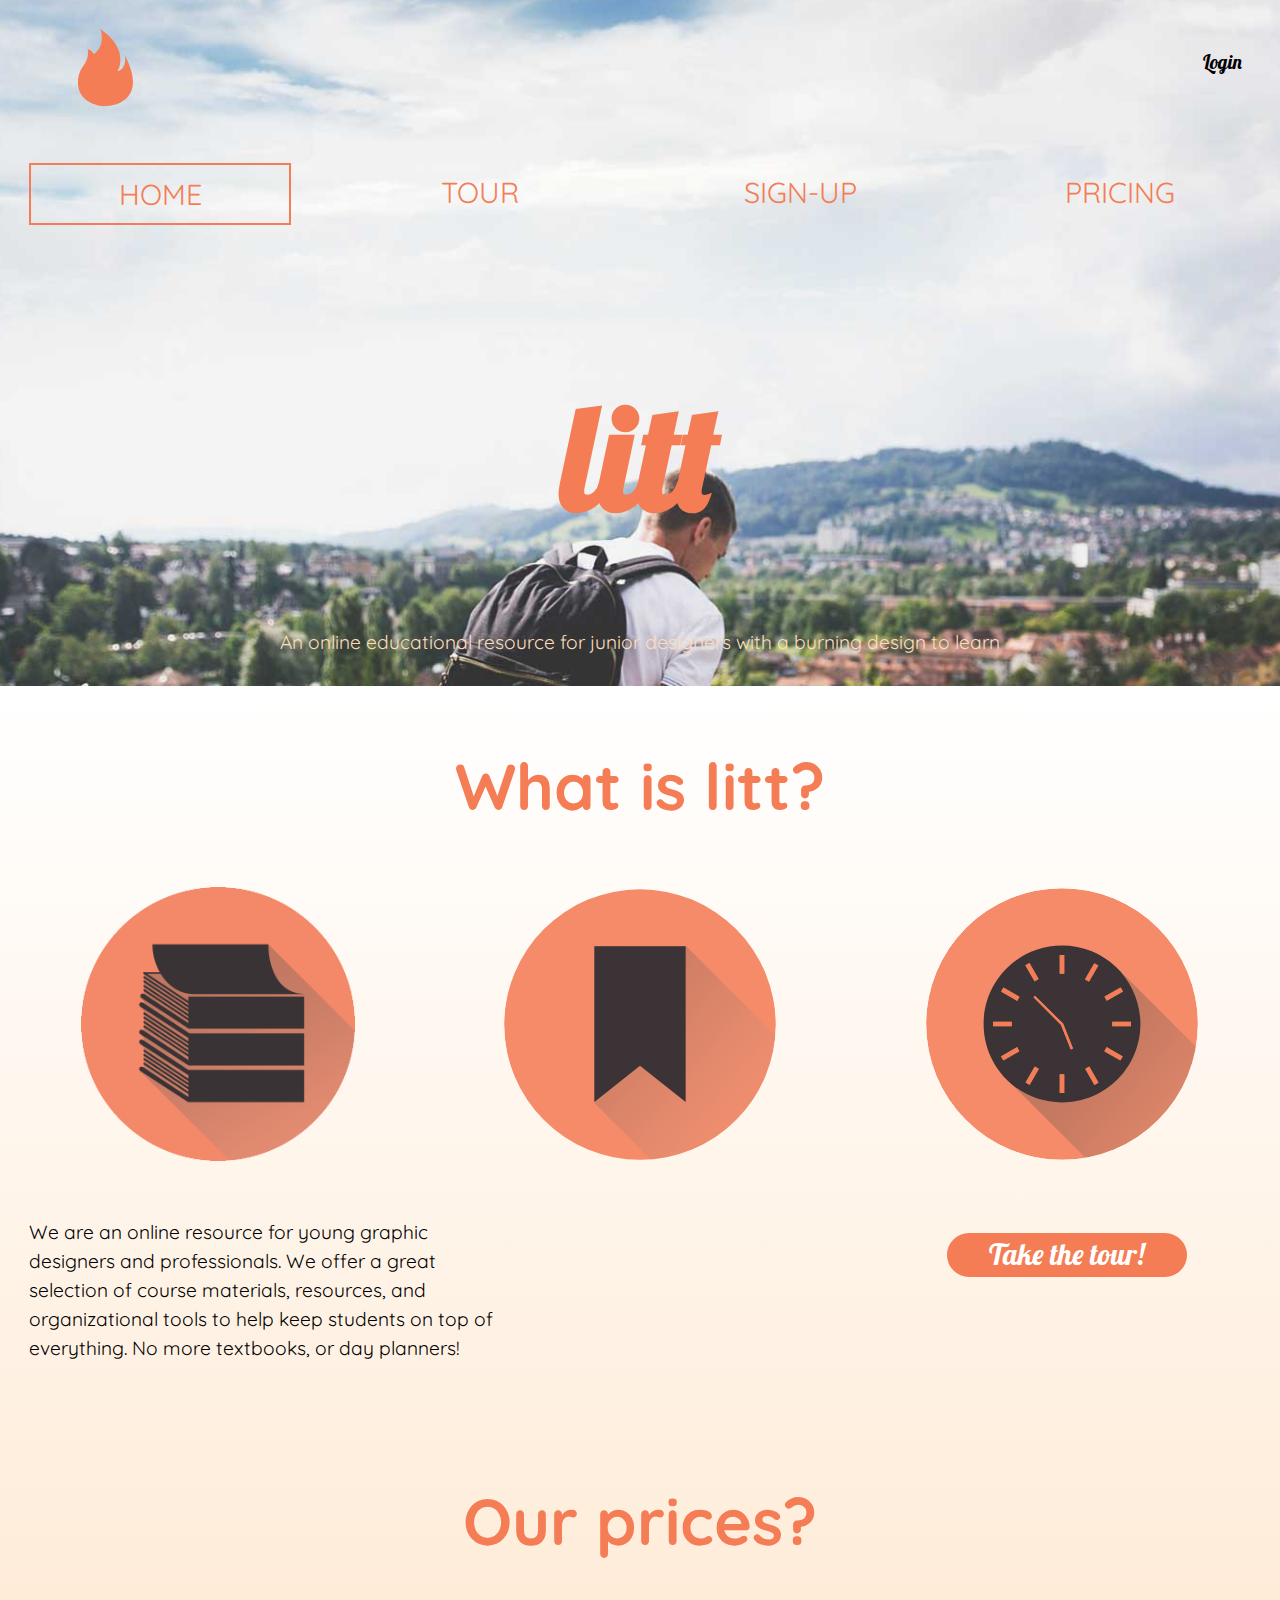
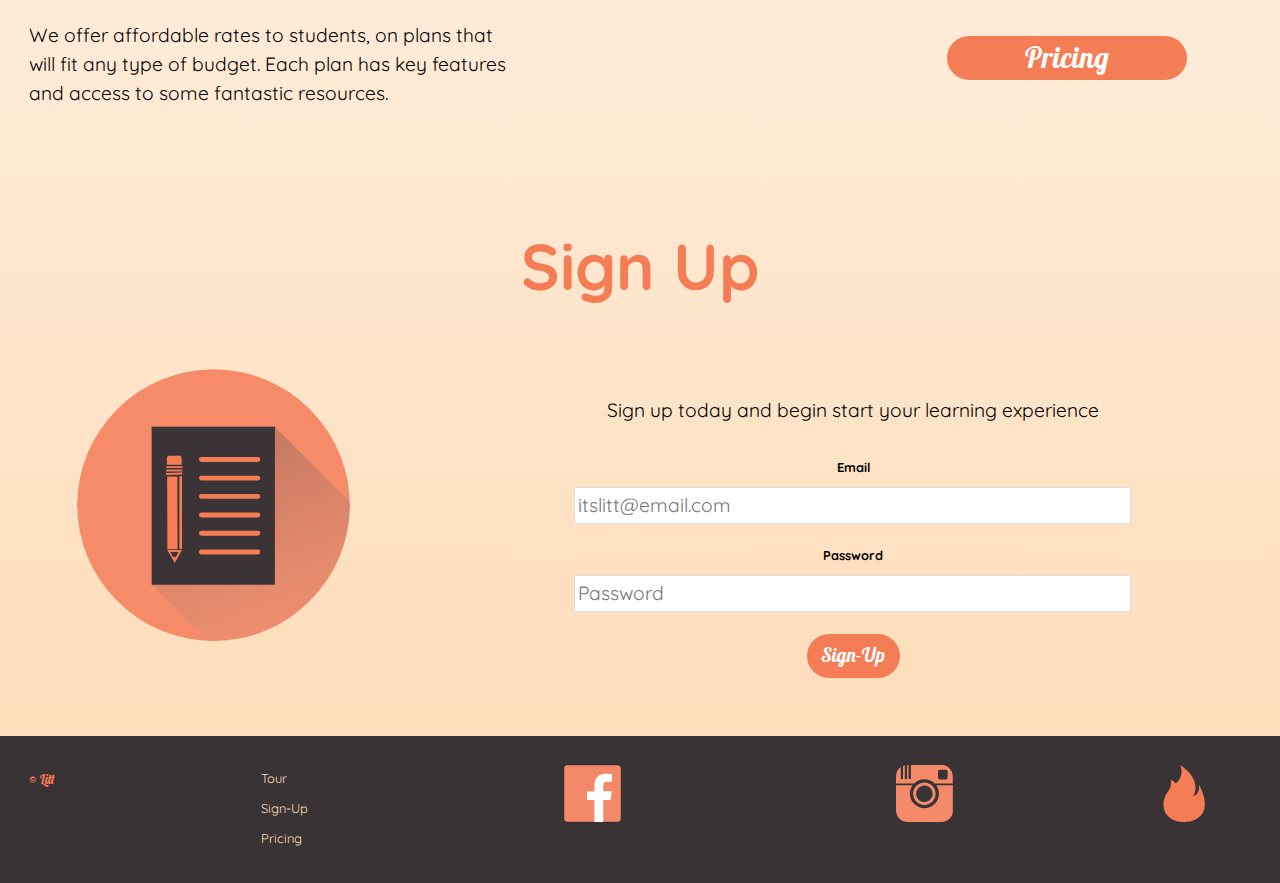
<file: index.html>
<!DOCTYPE html>
<html lang="en-ca">
<head>
  <meta charset="utf-8">
  <title>Litt</title>
  <meta name="handheldfriendly" content="true">
  <meta name="mobileoptimized" content="240">
  <meta name="viewport" content="width=device-width,initial-scale=1">
  <link href="css/modules.css" rel="stylesheet">
  <link href="css/grids.css" rel="stylesheet">
  <link href="css/typography.css" rel="stylesheet">
  <link href="css/main.css" rel="stylesheet">
  <link href="https://fonts.googleapis.com/css?family=Lobster|Quicksand" rel="stylesheet" type="text/css">
</head>

<body>
<div class="back-img">
  <div class="grid">
    <div class="unit unit-xs-1 unit-m-1-6">
      <img class="logo push pad-top pad-bottom" src="img/logo.svg" alt="Litt">
    </div>
    <div class="login unit unit-xs-1 unit-m-5-6 push">
      <a class="lobster valign-middle login-btn" href="">Login</a>
    </div>
  </div>

  <ul class="skip-links">
    <li><a href="#main">Jump to Main Content</a></li>
    <li><a href="#content-info">Jump to Content Info</a></li>
  </ul>

  <nav role="navigation" class="nav pad-top pad-bottom">
    <ul class="grid navbar list-group">
      <li class="gutter unit unit-xs-1 unit-s-1 unit-m-1-4 unit-l-1-4"><a class="navhover current quicksand text-upper mega island-1-2" href="index.html">Home</a></li>
      <li class="gutter unit unit-xs-1 unit-s-1 unit-m-1-4 unit-l-1-4"><a class="navhover quicksand text-upper mega island-1-2" href="tour.html">Tour</a></li>
      <li class="gutter unit unit-xs-1 unit-s-1 unit-m-1-4 unit-l-1-4"><a class="navhover quicksand text-upper mega island-1-2" href="signup.html">Sign-Up</a></li>
      <li class="gutter unit unit-xs-1 unit-s-1 unit-m-1-4 unit-l-1-4"><a class="navhover mega quicksand text-upper island-1-2" href="pricing.html">Pricing</a></li>
    </ul>
  </nav>

  <div  role="banner" class="grid">
    <div class="unit unit-xs-1 island-double">
      <h1 class="lobster orange text-center pad-top-double">litt</h1>
    </div>
    <div class="gutter unit unit-xs-1">
      <p class="quicksand lighttone kilo text-center gutter-1-4">An online educational resource for junior designers with a burning design to learn<p>
    </div>
  </div>
</div>

<div class="gradient">
  <div class="grid">

      <div class="pad-top-double push unit unit-xs-1" id="main">
        <h2 class="orange quicksand tera bold text-center unit-xs-1">What is litt?</h2>
      </div>

      <div class="unit unit-xs-1 unit-l-1">
        <div class="grid push-double gutter-1-4">
          <div class="unit unit-xs-1-3 unit-s-1-3 unit-m-1-3 unit-l-1-3">
             <img class="bucket graphic gutter-1-4" src="img/icon-01.png" alt="">
          </div>
          <div class="unit unit-xs-1-3 unit-s-1-3 unit-m-1-3 unit-l-1-3">
             <img class="bucket graphic gutter-1-4" src="img/icon-02.svg" alt="">
          </div>
          <div class="unit unit-xs-1-3 unit-s-1-3 unit-m-1-3 unit-l-1-3">
             <img class="bucket graphic gutter-1-4" src="img/icon-03.svg" alt="">
          </div>
        </div>
      </div>

      <div class="kilo pad-bottom unit unit-xs-1 unit-s-1 unit-m-2-3 unit-l-2-3 gutter">
        <p class="quicksand pwidth">We are an online resource for young graphic designers and professionals. We offer a great selection of course materials, resources, and organizational tools to help keep students on top of everything. No more textbooks, or day planners!</p>
      </div>

      <div class="push-double unit unit-xs-1 unit-s-1 unit-m-1-3 text-center island-1-2 unit-l-1-3">
        <a href="signup.html" class="btn"><p class="lobster mega push-none">Take the tour!</p></a>
      </div>

  </div>

  <div class="grid">
    <div class="pad-top-double push unit unit-xs-1">
      <h2 class="quicksand tera text-center unit-xs-1">Our prices?</h2>
    </div>
    <div class="kilo pad-bottom unit unit-xs-1 unit-s-1 unit-m-2-3 unit-l-2-3 gutter">
      <p class="quicksand pwidth">We offer affordable rates to students, on plans that will fit any type of budget. Each plan has key features and access to some fantastic resources.</p>
    </div>
    <div class="push-double unit unit-xs-1 unit-s-1 unit-m-1-3 text-center island-1-2 unit-l-1-3">
      <a href="pricing.html" class="btn"><p class="lobster mega push-none">Pricing</p></a>
    </div>
  </div>

  <div class="grid pad-bottom-double">
    <div class="pad-top-double push unit unit-xs-1">
      <h2 class="quicksand tera text-center unit-xs-1">Sign Up</h2>
    </div>
    <div class="content-right unit unit-xs-1 unit-s-1 unit-m-1-3">
      <img class="bucket graphic gutter-1-4" src="img/icon-06.svg" alt="">
    </div>


    <div class="unit unit-xs-1 unit-m-2-3">
      <div class="grid">
        <div class="kilo text-center unit unit-xs-1 gutter">
          <p class="pad-top">Sign up today and begin start your learning experience</p>
        </div>

        <form action="pricing.html" method="post" class="gutter unit unit-xs-1 text-center">
            <label class="milli quicksand bold" for="email">Email</label>
            <input class="quicksand kilo small-width" name="email" type="text" id="email" placeholder="itslitt@email.com" required>
            <label class="milli quicksand bold pad-top-half" for="password">Password</label>
            <input class="quicksand kilo small-width push" name="password" type="password" id="password" placeholder="Password" required>
            <button class="lobster btn submit-btn" type="submit">Sign-Up</button>
        </form>
      </div>
    </div>
  </div>
</div>

<footer role="contentinfo" class="black-back grid">
  <div class="milli orange lobster pad-top unit unit-xs-1-3 unit-m-1-6 gutter">
    <aside>© Litt</aside>
  </div>

  <ul class="milli unit pad-top unit-xs-1-3 unit-m-1-6">
    <li class="unit unit-xs-1"><a class="quicksand island-1-4" href="tour.html">Tour</a></li>
    <li class="unit unit-xs-1"><a class="quicksand island-1-4" href="signup.html">Sign-Up</a></li>
    <li class="unit unit-xs-1"><a class="quicksand island-1-4" href="pricing.html">Pricing</a></li>
  </ul>
  <div class="unit unit-xs-1 unit-m-2-3 pad-top push">
    <div class="grid">
      <div class="social unit gutter unit-xs-1-3">
        <a href=""><img src="img/facebook.svg" alt="Facebook"></a>
      </div>
      <div class="social unit gutter-1-2 unit-xs-1-3">
        <a href=""><img src="img/instagram.svg" alt="Instagram"></a>
      </div>
      <div class="social unit unit-m-1-6 unit-xs-1-3">
        <a href=""><img src="img/logo.svg" alt="LITT"></a>
      </div>
    </div>
  </div>
</footer>

</body>
</file>
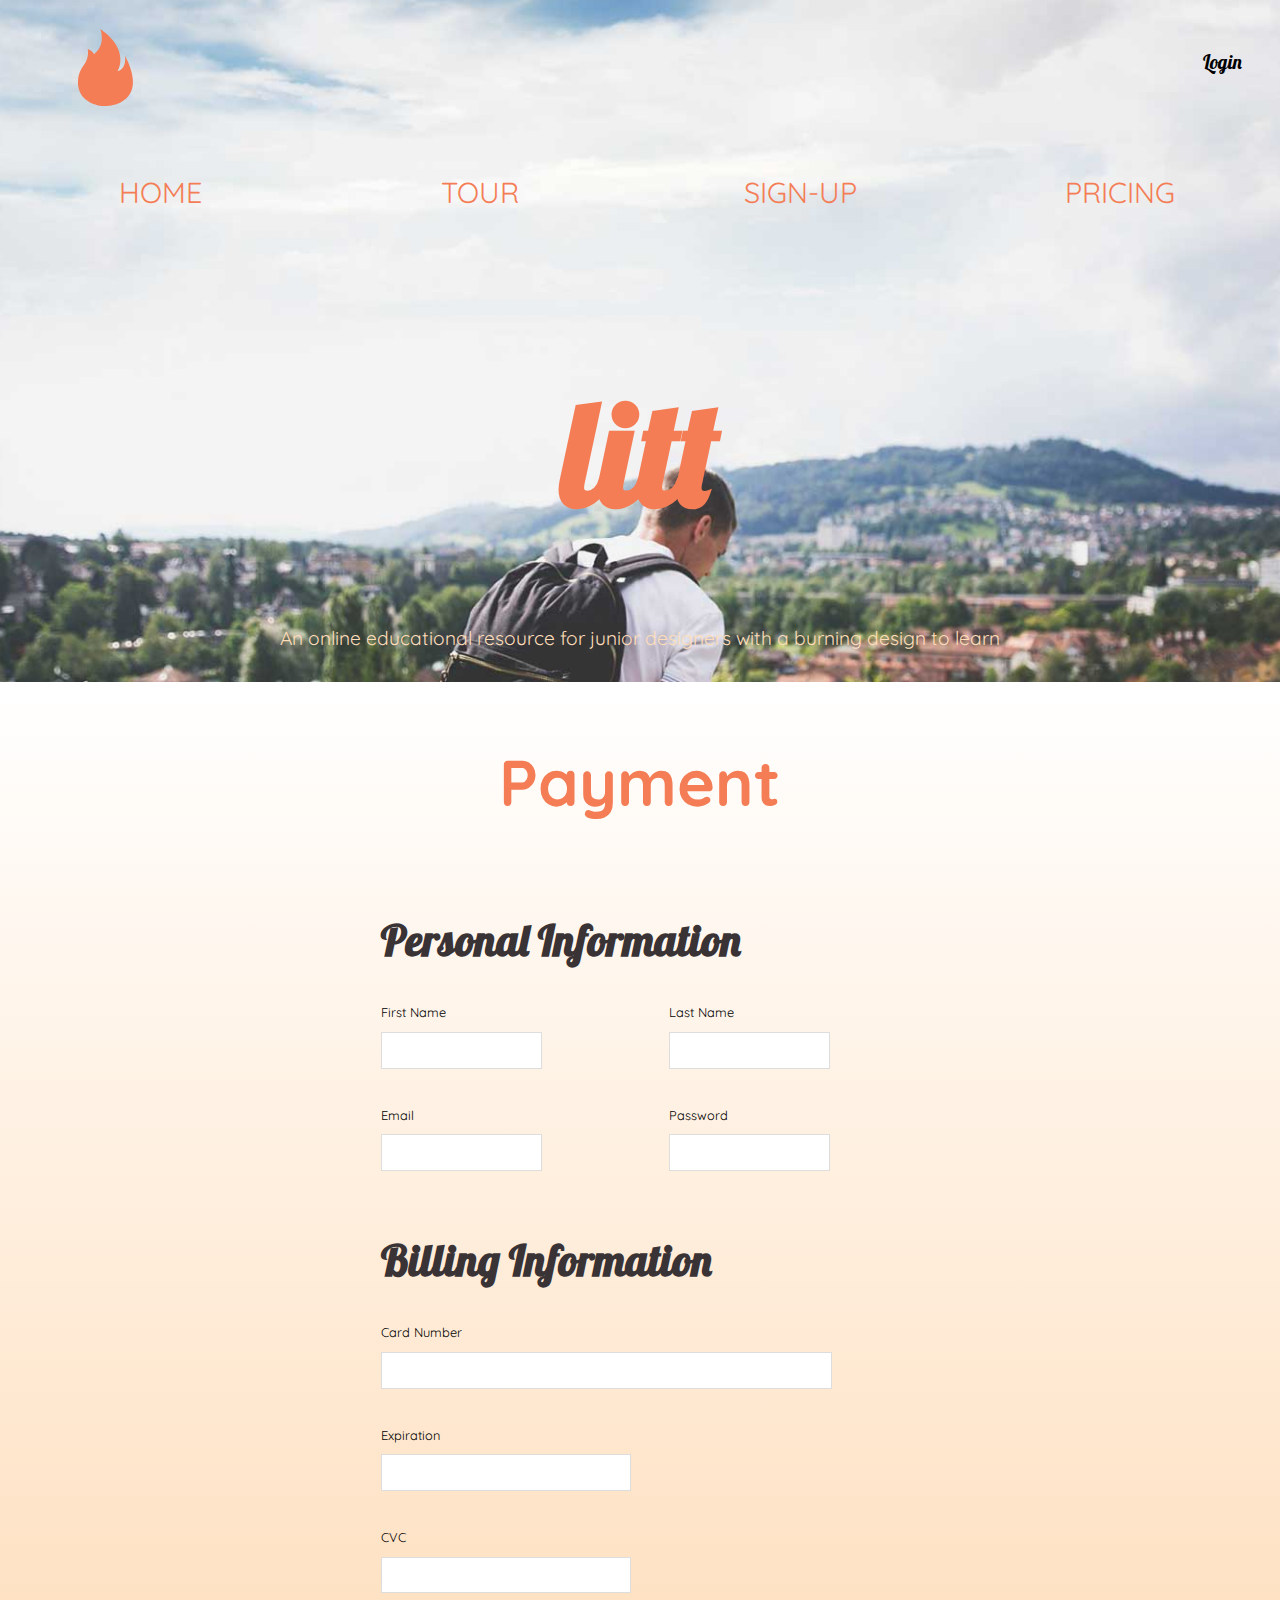
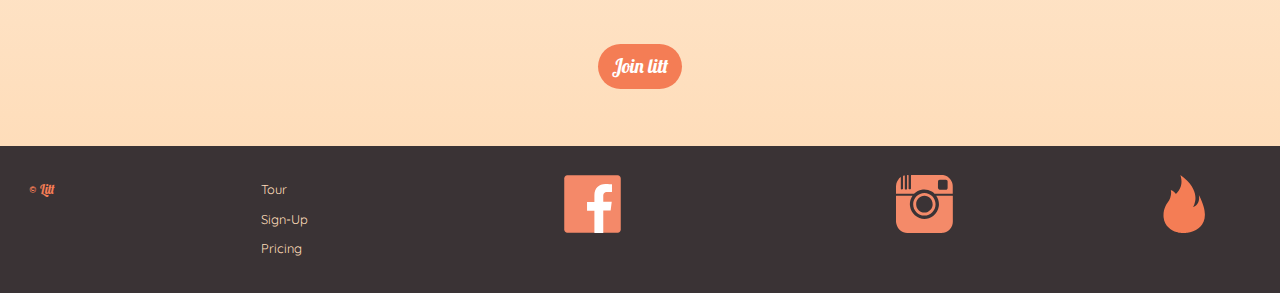
<file: payment.html>
<!DOCTYPE html>
<html lang="en-ca">
<head>
  <meta charset="utf-8">
  <title>Litt</title>
  <meta name="handheldfriendly" content="true">
  <meta name="mobileoptimized" content="240">
  <meta name="viewport" content="width=device-width,initial-scale=1">
  <link href="css/modules.css" rel="stylesheet">
  <link href="css/grids.css" rel="stylesheet">
  <link href="css/typography.css" rel="stylesheet">
  <link href="css/main.css" rel="stylesheet">
  <link href="https://fonts.googleapis.com/css?family=Lobster|Quicksand" rel='stylesheet' type='text/css'>
</head>

<body>
<div class="back-img">
  <div class="grid">
    <div class="unit unit-xs-1 unit-m-1-6">
      <img class="logo push pad-top pad-bottom" src="img/logo.svg" alt="Litt">
    </div>
    <div class="login unit unit-xs-1 unit-m-5-6 push">
      <a class="lobster valign-middle login-btn" href="">Login</a>
    </div>
  </div>

  <ul class="skip-links">
    <li><a href="#main">Jump to Main Content</a></li>
    <li><a href="#content-info">Jump to Content Info</a></li>
  </ul>

  <nav role="navigation" class="nav pad-top pad-bottom">
    <ul class="grid navbar list-group">
      <li class="gutter unit unit-xs-1 unit-s-1 unit-m-1-4 unit-l-1-4"><a class="navhover quicksand text-upper mega island-1-2" href="index.html">Home</a></li>
      <li class="gutter unit unit-xs-1 unit-s-1 unit-m-1-4 unit-l-1-4"><a class="navhover quicksand text-upper mega island-1-2" href="tour.html">Tour</a></li>
      <li class="gutter unit unit-xs-1 unit-s-1 unit-m-1-4 unit-l-1-4"><a class="navhover quicksand text-upper mega island-1-2" href="signup.html">Sign-Up</a></li>
      <li class="gutter unit unit-xs-1 unit-s-1 unit-m-1-4 unit-l-1-4"><a class="navhover mega quicksand text-upper island-1-2" href="pricing.html">Pricing</a></li>
    </ul>
  </nav>

  <div  role="banner" class="grid">
    <div class="unit unit-xs-1 island-double">
      <h1 class="lobster orange text-center pad-top-double">litt</h1>
    </div>
    <div class="gutter unit unit-xs-1">
      <p class="quicksand lighttone kilo text-center gutter-1-4">An online educational resource for junior designers with a burning design to learn<p>
    </div>
  </div>
</div>

<div class="gradient">
  <h2 class="tera push-double pad-top-double text-center">Payment</h2>

  <form class="pad-bottom-double" action="https://formspree.io/domrichichi@gmail.com" method="post">
    <div role="main" id="main" class="grid info-form">
      <div class="unit unit-xs-1">
        <h3 class="lobster giga gutter pad-top">Personal Information</h3>
      </div>
      <div class="push gutter unit unit-xs-1 unit-s-1-2 unit-m-1-2">
        <label class="quicksand milli" for="first-name">First Name</label>
        <input class="small-width" name="name" type="text" id="first-name">
      </div>

      <div class="push gutter unit unit-xs-1 unit-s-1-2 unit-m-1-2">
        <label class="quicksand milli" for="last-name">Last Name</label>
        <input class="small-width" name="name" type="text" id="last-name">
      </div>


      <div class="push gutter unit unit-xs-1 unit-s-1-2 unit-m-1-2">
        <label class="quicksand milli" for="email">Email</label>
        <input class="small-width" name="email" type="text" id="email">
      </div>

      <div class="push gutter unit unit-xs-1 unit-s-1-2 unit-m-1-2">
        <label class="quicksand milli" for="password">Password</label>
        <input class="small-width" name="password" type="text" id="password">
      </div>

      <div class="push gutter unit unit-xs-1 unit-s-1">
        <h3 class="lobster giga pad-top">Billing Information</h3>
        <label class="quicksand milli" for="card-number">Card Number</label>
        <input class="card-width" name="card info" type="text" id="card-number">
      </div>

      <div class="push gutter unit">
        <label class="quicksand milli" for="expiration">Expiration</label>
        <input type="text" name="expiration" id="expiration">
      </div>

      <div class="push gutter unit">
        <label class="quicksand milli" for="cvc">CVC</label>
        <input type="text" name="cvc" id="cvc">
      </div>

      <div class="unit unit-xs-1">
        <button class="lobster btn submit-btn" type="submit">Join litt</button>
      </div>
     </div>
  </form>
</div>

<footer role="contentinfo" class="black-back grid">
  <div class="milli orange lobster pad-top unit unit-xs-1-3 unit-m-1-6 gutter">
    <aside>© Litt</aside>
  </div>

  <ul class="milli unit pad-top unit-xs-1-3 unit-m-1-6">
    <li class="unit unit-xs-1"><a class="quicksand island-1-4" href="tour.html">Tour</a></li>
    <li class="unit unit-xs-1"><a class="quicksand island-1-4" href="signup.html">Sign-Up</a></li>
    <li class="unit unit-xs-1"><a class="quicksand island-1-4" href="pricing.html">Pricing</a></li>
  </ul>
  <div class="unit unit-xs-1 unit-m-2-3 pad-top push">
    <div class="grid">
      <div class="social unit gutter unit-xs-1-3">
        <a href=""><img src="img/facebook.svg" alt="Facebook"></a>
      </div>
      <div class="social unit gutter-1-2 unit-xs-1-3">
        <a href=""><img src="img/instagram.svg" alt="Instagram"></a>
      </div>
      <div class="social unit unit-m-1-6 unit-xs-1-3">
        <a href=""><img src="img/logo.svg" alt="LITT"></a>
      </div>
    </div>
  </div>
</footer>

</body>
</file>
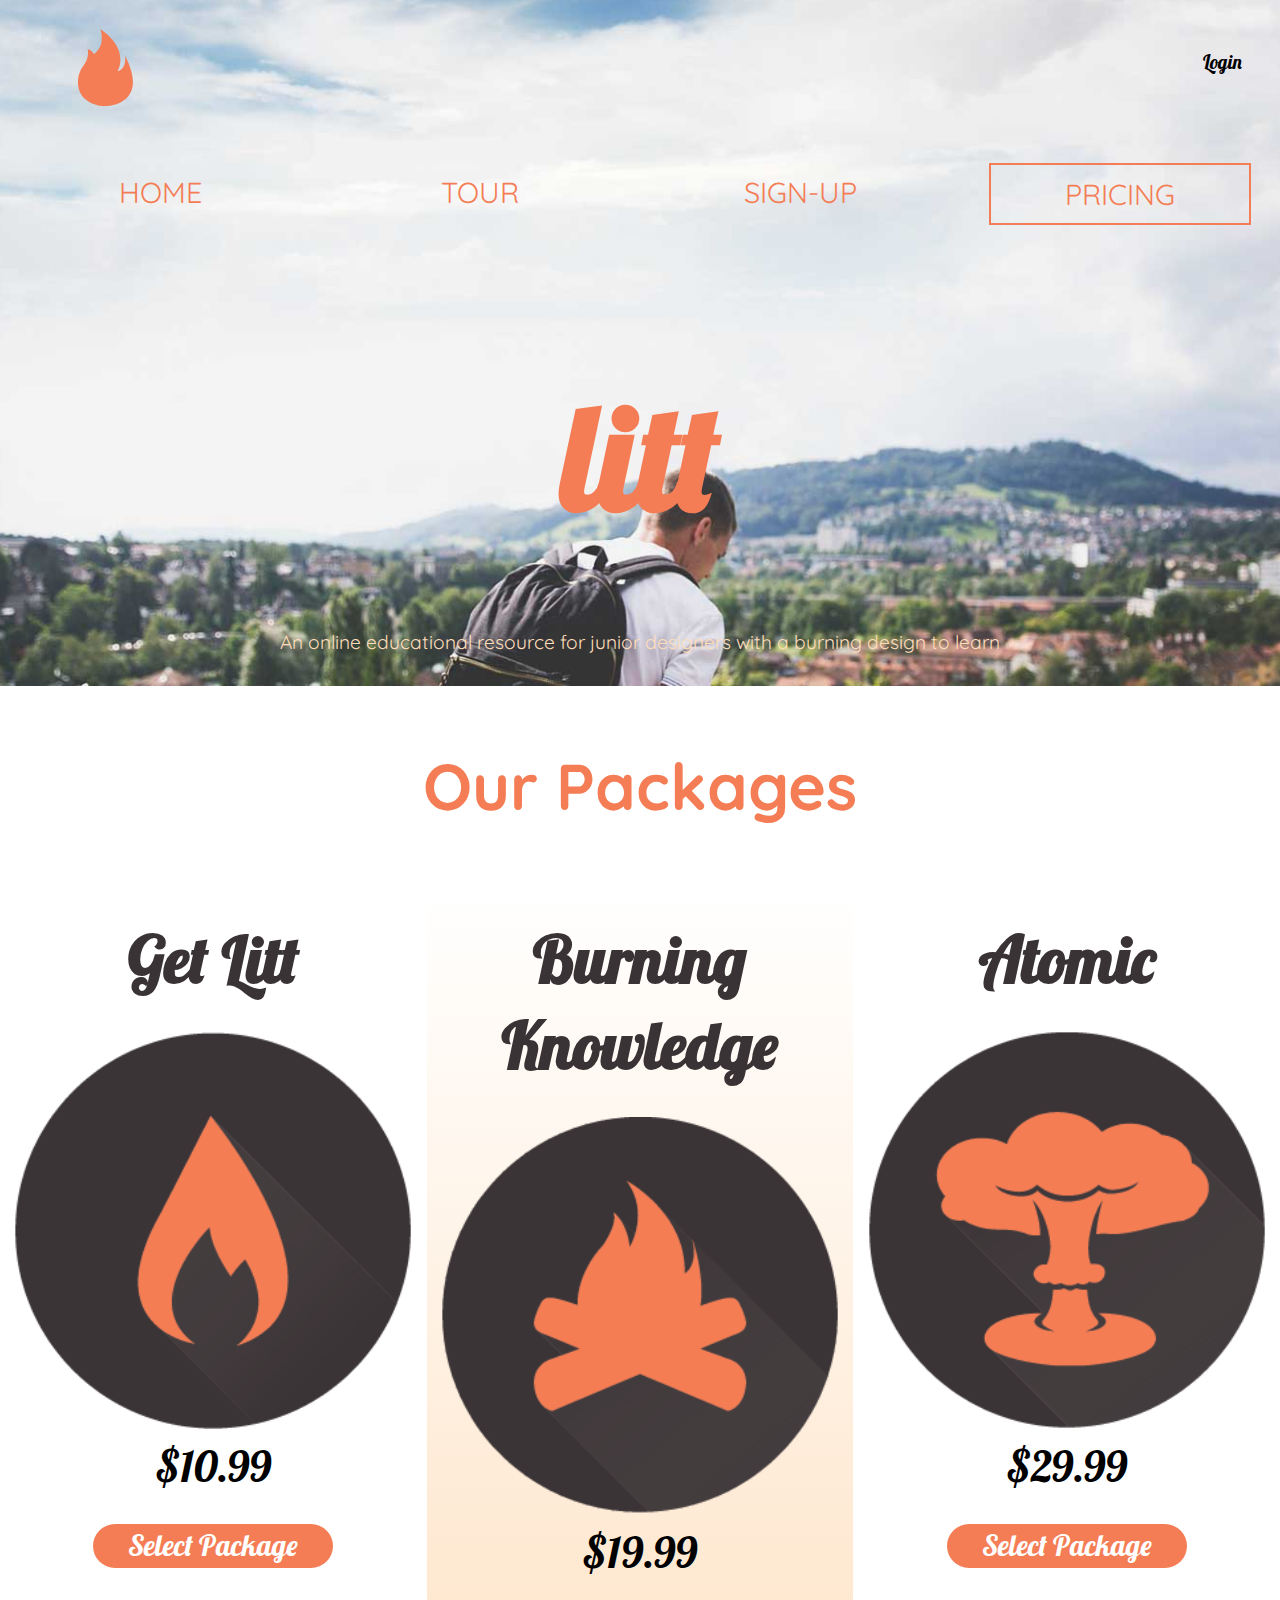
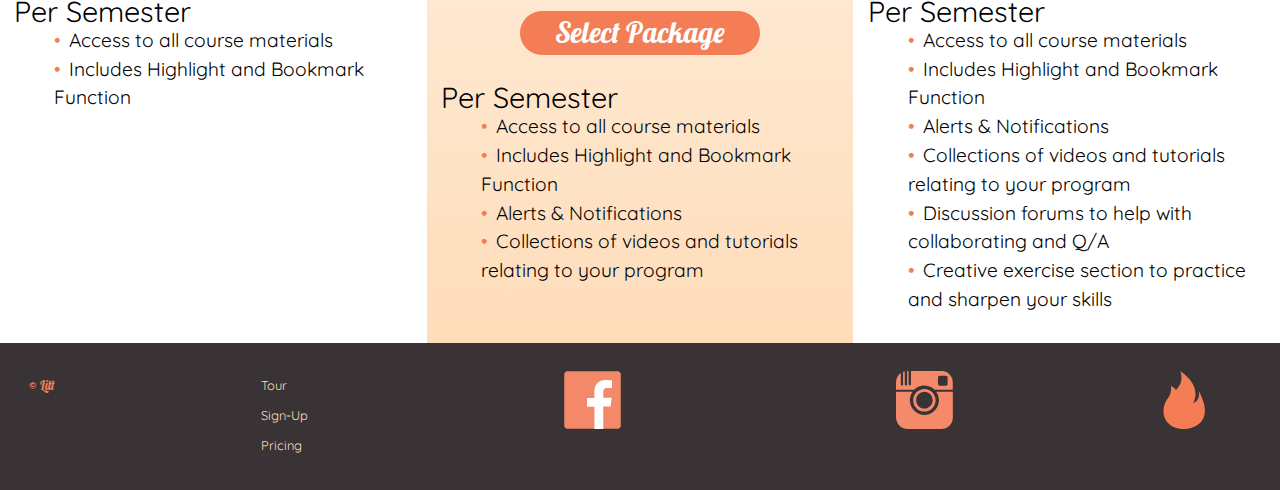
<file: pricing.html>
<!DOCTYPE html>
<html lang="en-ca">
<head>
  <meta charset="utf-8">
  <title>Litt</title>
  <meta name="handheldfriendly" content="true">
  <meta name="mobileoptimized" content="240">
  <meta name="viewport" content="width=device-width,initial-scale=1">
  <link href="css/modules.css" rel="stylesheet">
  <link href="css/grids.css" rel="stylesheet">
  <link href="css/typography.css" rel="stylesheet">
  <link href="css/main.css" rel="stylesheet">
  <link href="https://fonts.googleapis.com/css?family=Lobster|Quicksand" rel="stylesheet" type="text/css">
</head>

<body>
<div class="back-img">
  <div class="grid">
    <div class="unit unit-xs-1 unit-m-1-6">
      <img class="logo push pad-top pad-bottom" src="img/logo.svg" alt="Litt">
    </div>
    <div class="login unit unit-xs-1 unit-m-5-6 push">
      <a class="lobster valign-middle login-btn" href="">Login</a>
    </div>
  </div>

  <ul class="skip-links">
    <li><a href="#main">Jump to Main Content</a></li>
    <li><a href="#content-info">Jump to Content Info</a></li>
  </ul>

  <nav role="navigation" class="nav pad-top pad-bottom">
    <ul class="grid navbar list-group">
      <li class="gutter unit unit-xs-1 unit-s-1 unit-m-1-4 unit-l-1-4"><a class="navhover quicksand text-upper mega island-1-2" href="index.html">Home</a></li>
      <li class="gutter unit unit-xs-1 unit-s-1 unit-m-1-4 unit-l-1-4"><a class="navhover quicksand text-upper mega island-1-2" href="tour.html">Tour</a></li>
      <li class="gutter unit unit-xs-1 unit-s-1 unit-m-1-4 unit-l-1-4"><a class="navhover quicksand text-upper mega island-1-2" href="signup.html">Sign-Up</a></li>
      <li class="gutter unit unit-xs-1 unit-s-1 unit-m-1-4 unit-l-1-4"><a class="current navhover mega quicksand text-upper island-1-2" href="pricing.html">Pricing</a></li>
    </ul>
  </nav>

  <div  role="banner" class="grid">
    <div class="unit unit-xs-1 island-double">
      <h1 class="lobster text-center pad-top-double">litt</h1>
    </div>
    <div class="gutter unit unit-xs-1">
      <p class="quicksand lighttone kilo text-center gutter-1-4">An online educational resource for junior designers with a burning design to learn<p>
    </div>
  </div>
</div>

<h2 class="tera text-center pad-top-double unit-xs-1">Our Packages</h2>

<div role="main" class="grid pad-top">
  <div class="gutter-1-2 unit unit-xs-1 unit-s-1-3">
    <h3 class="lobster pad-top text-center">Get Litt</h3>
    <img alt="small package" class="prices" src="img/prices-01.png">
    <p class="lobster giga text-center">$10.99</p>
      <a href="payment.html" class="btn"><p class="text-center lobster mega push-none">Select Package</p></a><br>
    <aside class="mega quicksand">Per Semester</aside>
    <ul class="resources">
      <li class="quicksand">Access to all course materials</li>
      <li class="quicksand">Includes Highlight and Bookmark Function</li>
    </ul>
  </div>
  <div class="gradient gutter-1-2 unit unit-xs-1 unit-s-1-3">
    <h3 class="lobster pad-top text-center">Burning Knowledge</h3>
    <img alt="medium package" class="prices" src="img/prices-02.png">
    <p class="lobster giga text-center">$19.99</p>
    <a href="payment.html" class="btn"><p class="text-center lobster mega push-none">Select Package</p></a><br>
    <aside class="mega quicksand quicksand">Per Semester</aside>
    <ul class="resources">
      <li class="quicksand">Access to all course materials</li>
      <li class="quicksand">Includes Highlight and Bookmark Function</li>
      <li class="quicksand">Alerts & Notifications</li>
      <li class="quicksand">Collections of videos and tutorials relating to your program</li>
    </ul>
  </div>
  <div class="gutter-1-2 unit unit-xs-1 unit-s-1-3">
    <h3 class="lobster pad-top text-center">Atomic</h3>
    <img alt="large package" class="prices" src="img/prices-03.png">
    <p class="lobster giga text-center">$29.99</p>
    <a href="payment.html" class="btn"><p class="text-center lobster mega push-none">Select Package</p></a><br>
    <aside class="mega quicksand">Per Semester</aside>
    <ul class="resources">
      <li class="quicksand">Access to all course materials</li>
      <li class="quicksand">Includes Highlight and Bookmark Function</li>
      <li class="quicksand">Alerts & Notifications</li>
      <li class="quicksand">Collections of videos and tutorials relating to your program</li>
      <li class="quicksand">Discussion forums to help with collaborating and Q/A</li>
      <li class="quicksand">Creative exercise section to practice and sharpen your skills</li>
    </ul>
  </div>
</div>

<footer role="contentinfo" class="black-back grid">
  <div class="milli orange lobster pad-top unit unit-xs-1-3 unit-m-1-6 gutter">
    <aside>© Litt</aside>
  </div>

  <ul class="milli unit pad-top unit-xs-1-3 unit-m-1-6">
    <li class="unit unit-xs-1"><a class="quicksand island-1-4" href="tour.html">Tour</a></li>
    <li class="unit unit-xs-1"><a class="quicksand island-1-4" href="signup.html">Sign-Up</a></li>
    <li class="unit unit-xs-1"><a class="quicksand island-1-4" href="pricing.html">Pricing</a></li>
  </ul>
  <div class="unit unit-xs-1 unit-m-2-3 pad-top push">
    <div class="grid">
      <div class="social unit gutter unit-xs-1-3">
        <a href=""><img src="img/facebook.svg" alt="Facebook"></a>
      </div>
      <div class="social unit gutter-1-2 unit-xs-1-3">
        <a href=""><img src="img/instagram.svg" alt="Instagram"></a>
      </div>
      <div class="social unit unit-m-1-6 unit-xs-1-3">
        <a href=""><img src="img/logo.svg" alt="LITT"></a>
      </div>
    </div>
  </div>
</footer>

</body>
</file>
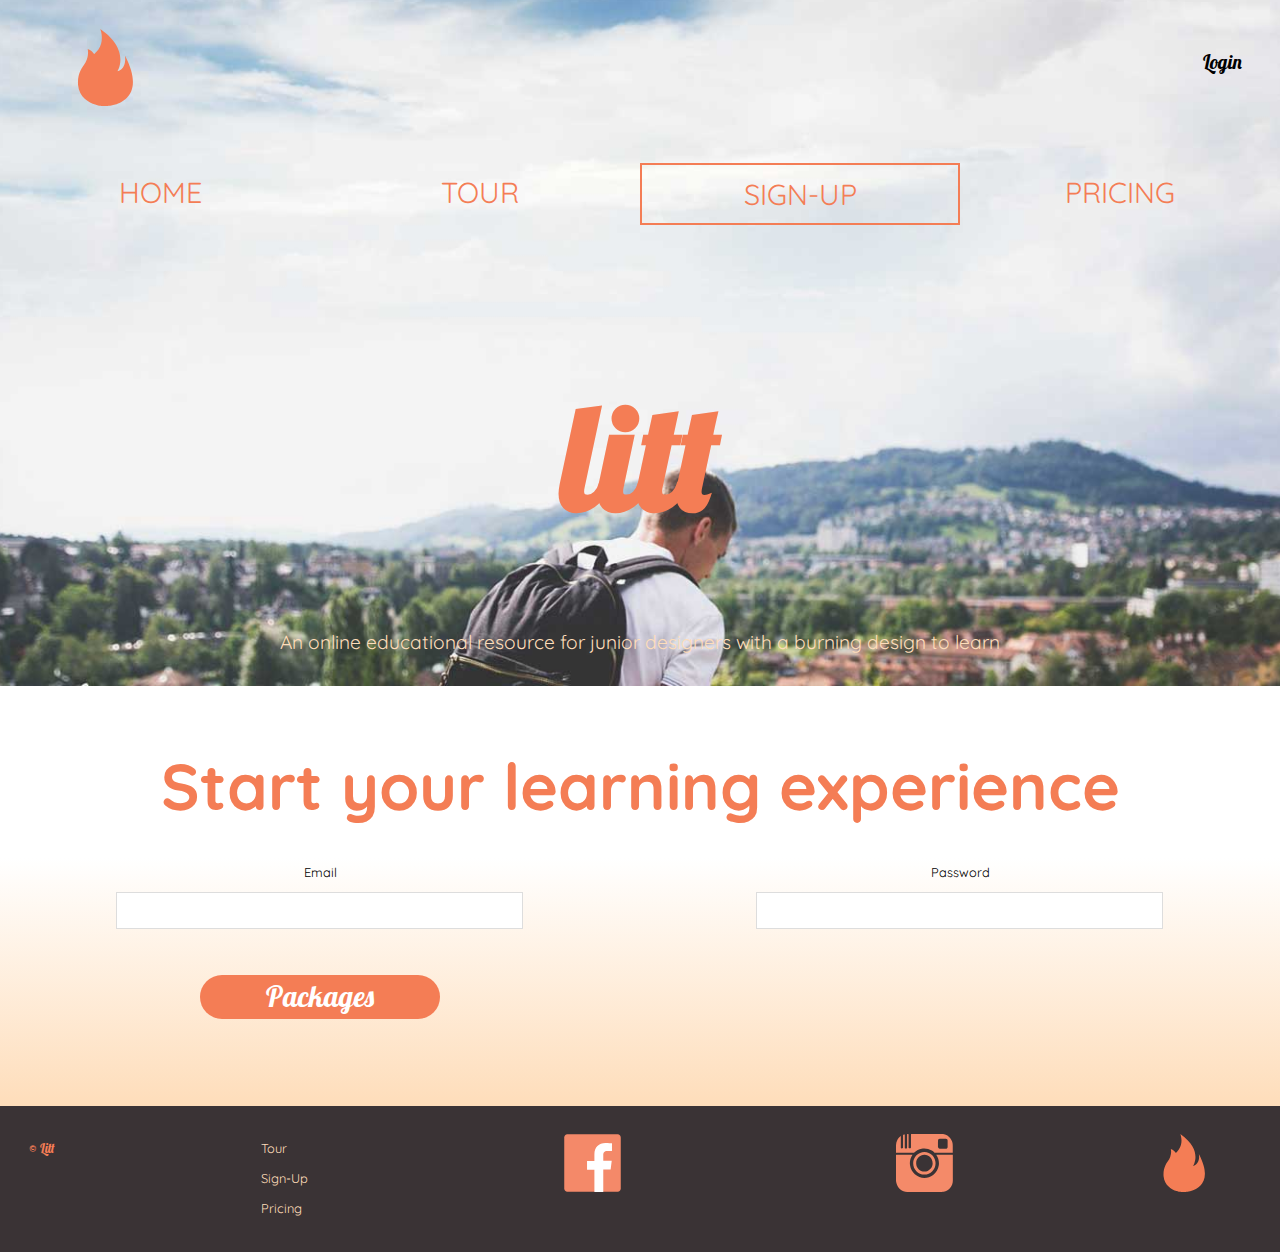
<file: signup.html>
<!DOCTYPE html>
<html lang="en-ca">
<head>
  <meta charset="utf-8">
  <title>Litt</title>
  <meta name="handheldfriendly" content="true">
  <meta name="mobileoptimized" content="240">
  <meta name="viewport" content="width=device-width,initial-scale=1">
  <link href="css/modules.css" rel="stylesheet">
  <link href="css/grids.css" rel="stylesheet">
  <link href="css/typography.css" rel="stylesheet">
  <link href="css/main.css" rel="stylesheet">
  <link href="https://fonts.googleapis.com/css?family=Lobster|Quicksand" rel="stylesheet" type="text/css">
</head>

<body>
<div class="back-img">
  <div class="grid">
    <div class="unit unit-xs-1 unit-m-1-6">
      <img class="logo push pad-top pad-bottom" src="img/logo.svg" alt="Litt">
    </div>
    <div class="login unit unit-xs-1 unit-m-5-6 push">
      <a class="lobster valign-middle login-btn" href="">Login</a>
    </div>
  </div>

  <ul class="skip-links">
    <li><a href="#main">Jump to Main Content</a></li>
    <li><a href="#content info">Jump to Content Info</a></li>
  </ul>

  <nav role="navigation" class="nav pad-top pad-bottom">
    <ul class="grid navbar list-group">
      <li class="gutter unit unit-xs-1 unit-s-1 unit-m-1-4 unit-l-1-4"><a class="navhover quicksand text-upper mega island-1-2" href="index.html">Home</a></li>
      <li class="gutter unit unit-xs-1 unit-s-1 unit-m-1-4 unit-l-1-4"><a class="navhover quicksand text-upper mega island-1-2" href="tour.html">Tour</a></li>
      <li class=" unit unit-xs-1 unit-s-1 unit-m-1-4 unit-l-1-4"><a class="navhover current quicksand text-upper mega island-1-2" href="signup.html">Sign-Up</a></li>
      <li class="gutter unit unit-xs-1 unit-s-1 unit-m-1-4 unit-l-1-4"><a class="navhover mega quicksand text-upper island-1-2" href="pricing.html">Pricing</a></li>
    </ul>
  </nav>

  <div role="banner" class="grid">
    <div class="unit unit-xs-1 island-double">
      <h1 class="lobster orange text-center pad-top-double">litt</h1>
    </div>
    <div class="gutter unit unit-xs-1">
      <p class="quicksand lighttone kilo text-center gutter-1-4">An online educational resource for junior designers with a burning design to learn<p>
    </div>
  </div>
</div>

<h2 class="tera text-center pad-top-double gutter">Start your learning experience</h2>

<div id="main" role="main" class="grid gradient pad-bottom-double">

  <form class="gutter push-half unit unit-xs-1 unit-s-1 unit-m-1 unit-l-1-2 text-center">
      <label class="milli quicksand" for="email">Email</label>
      <input class="small-width" type="text" id="email" name="email">
  </form>
  <form class="gutter unit unit-xs-1 unit-s-1 unit-m-1 unit-l-1-2 text-center">
      <label class="milli quicksand" for="password">Password</label>
      <input class="small-width" type="text" id="password" name="password">
  </form>

  <div class="text-center push pad-top unit unit-xs-1 unit-s-1 unit-m-1 unit-l-1-2">
    <a href="pricing.html" class="btn"><p class="lobster mega push-none">Packages</p></a>
  </div>
</div>

<footer role="contentinfo" class="black-back grid">
  <div class="milli orange lobster pad-top unit unit-xs-1-3 unit-m-1-6 gutter">
    <aside>© Litt</aside>
  </div>

  <ul class="milli unit pad-top unit-xs-1-3 unit-m-1-6">
    <li class="unit unit-xs-1"><a class="quicksand island-1-4" href="tour.html">Tour</a></li>
    <li class="unit unit-xs-1"><a class="quicksand island-1-4" href="signup.html">Sign-Up</a></li>
    <li class="unit unit-xs-1"><a class="quicksand island-1-4" href="pricing.html">Pricing</a></li>
  </ul>
  <div class="unit unit-xs-1 unit-m-2-3 pad-top push">
    <div class="grid">
      <div class="social unit gutter unit-xs-1-3">
        <a href=""><img src="img/facebook.svg" alt="Facebook"></a>
      </div>
      <div class="social unit gutter-1-2 unit-xs-1-3">
        <a href=""><img src="img/instagram.svg" alt="Instagram"></a>
      </div>
      <div class="social unit unit-m-1-6 unit-xs-1-3">
        <a href=""><img src="img/logo.svg" alt="LITT"></a>
      </div>
    </div>
  </div>
</footer>


</body>
</file>
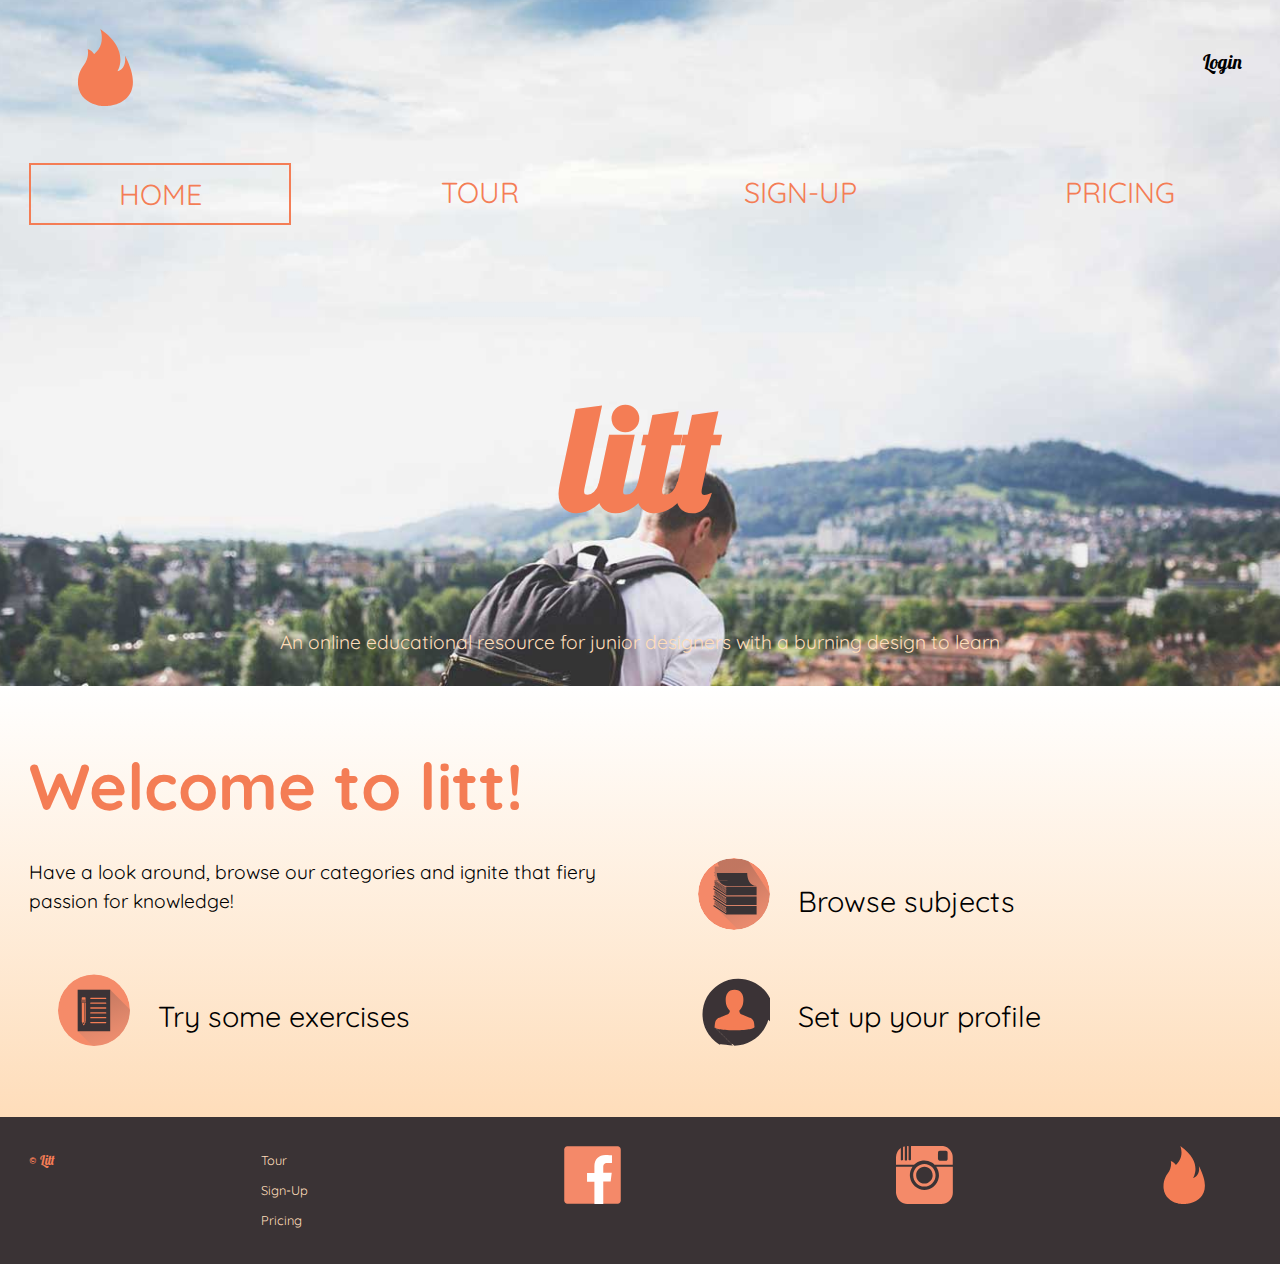
<file: thank-you.html>
<!DOCTYPE html>
<html lang="en-ca">
<head>
  <meta charset="utf-8">
  <title>Litt</title>
  <meta name="handheldfriendly" content="true">
  <meta name="mobileoptimized" content="240">
  <meta name="viewport" content="width=device-width,initial-scale=1">
  <link href="css/modules.css" rel="stylesheet">
  <link href="css/grids.css" rel="stylesheet">
  <link href="css/typography.css" rel="stylesheet">
  <link href="css/main.css" rel="stylesheet">
  <link href="https://fonts.googleapis.com/css?family=Lobster|Quicksand" rel="stylesheet" type="text/css">
</head>

<body>
<div class="back-img">
  <div class="grid">
    <div class="unit unit-xs-1 unit-m-1-6">
      <img class="logo push pad-top pad-bottom" src="img/logo.svg" alt="Litt">
    </div>
    <div class="login unit unit-xs-1 unit-m-5-6 push">
      <a class="lobster valign-middle login-btn" href="">Login</a>
    </div>
  </div>

  <ul class="skip-links">
    <li><a href="#main">Jump to Main Content</a></li>
    <li><a href="#content-info">Jump to Content Info</a></li>
  </ul>

  <nav role="navigation" class="nav pad-top pad-bottom">
    <ul class="grid navbar list-group">
      <li class="gutter unit unit-xs-1 unit-s-1 unit-m-1-4 unit-l-1-4"><a class="navhover current quicksand text-upper mega island-1-2" href="index.html">Home</a></li>
      <li class="gutter unit unit-xs-1 unit-s-1 unit-m-1-4 unit-l-1-4"><a class="navhover quicksand text-upper mega island-1-2" href="tour.html">Tour</a></li>
      <li class="gutter unit unit-xs-1 unit-s-1 unit-m-1-4 unit-l-1-4"><a class="navhover quicksand text-upper mega island-1-2" href="signup.html">Sign-Up</a></li>
      <li class="gutter unit unit-xs-1 unit-s-1 unit-m-1-4 unit-l-1-4"><a class="navhover mega quicksand text-upper island-1-2" href="pricing.html">Pricing</a></li>
    </ul>
  </nav>

  <div  role="banner" class="grid">
    <div class="unit unit-xs-1 island-double">
      <h1 class="lobster orange text-center pad-top-double">litt</h1>
    </div>
    <div class="gutter unit unit-xs-1">
      <p class="quicksand lighttone kilo text-center gutter-1-4">An online educational resource for junior designers with a burning design to learn<p>
    </div>
  </div>
</div>

<div class="gradient">
  <h2 class="tera gutter pad-top-double">Welcome to litt!</h2>

  <div class="grid pad-bottom-double">

    <div class="unit gutter unit-xs-1 unit-s-1 unit-m-1-2">
      <p>Have a look around, browse our categories and ignite that fiery passion for knowledge!</p>
    </div>

    <div class="unit gutter unit-xs-1 unit-s-1 unit-m-1-2">
      <div class="media">
        <div class="media__img gutter">
          <img src="img/icon-01.svg" alt="">
        </div>
        <div class="media__body pad-top">
          <p class="mega">Browse subjects</p>
        </div>
      </div>
    </div>

    <div class="unit gutter pad-top unit-xs-1 unit-s-1 unit-m-1-2">
      <div class="media">
        <div class="media__img gutter">
          <img src="img/icon-06.svg" alt="">
        </div>
        <div class="media__body pad-top">
          <p class="mega">Try some exercises</p>
        </div>
      </div>
    </div>

    <div class="unit gutter pad-top unit-xs-1 unit-s-1 unit-m-1-2">
      <div class="media">
        <div class="media__img gutter">
          <img class="welcome-graphic" src="img/account.svg" alt="">
        </div>
        <div class="media__body pad-top">
          <p class="mega">Set up your profile</p>
        </div>
      </div>
    </div>
  </div>
</div>

<footer role="contentinfo" class="black-back grid">
  <div class="milli orange lobster pad-top unit unit-xs-1-3 unit-m-1-6 gutter">
    <aside>© Litt</aside>
  </div>

  <ul class="milli unit pad-top unit-xs-1-3 unit-m-1-6">
    <li class="unit unit-xs-1"><a class="quicksand island-1-4" href="tour.html">Tour</a></li>
    <li class="unit unit-xs-1"><a class="quicksand island-1-4" href="signup.html">Sign-Up</a></li>
    <li class="unit unit-xs-1"><a class="quicksand island-1-4" href="pricing.html">Pricing</a></li>
  </ul>
  <div class="unit unit-xs-1 unit-m-2-3 pad-top push">
    <div class="grid">
      <div class="social unit gutter unit-xs-1-3">
        <a href=""><img src="img/facebook.svg" alt="Facebook"></a>
      </div>
      <div class="social unit gutter-1-2 unit-xs-1-3">
        <a href=""><img src="img/instagram.svg" alt="Instagram"></a>
      </div>
      <div class="social unit unit-m-1-6 unit-xs-1-3">
        <a href=""><img src="img/logo.svg" alt="LITT"></a>
      </div>
    </div>
  </div>
</footer>

</body>
</file>
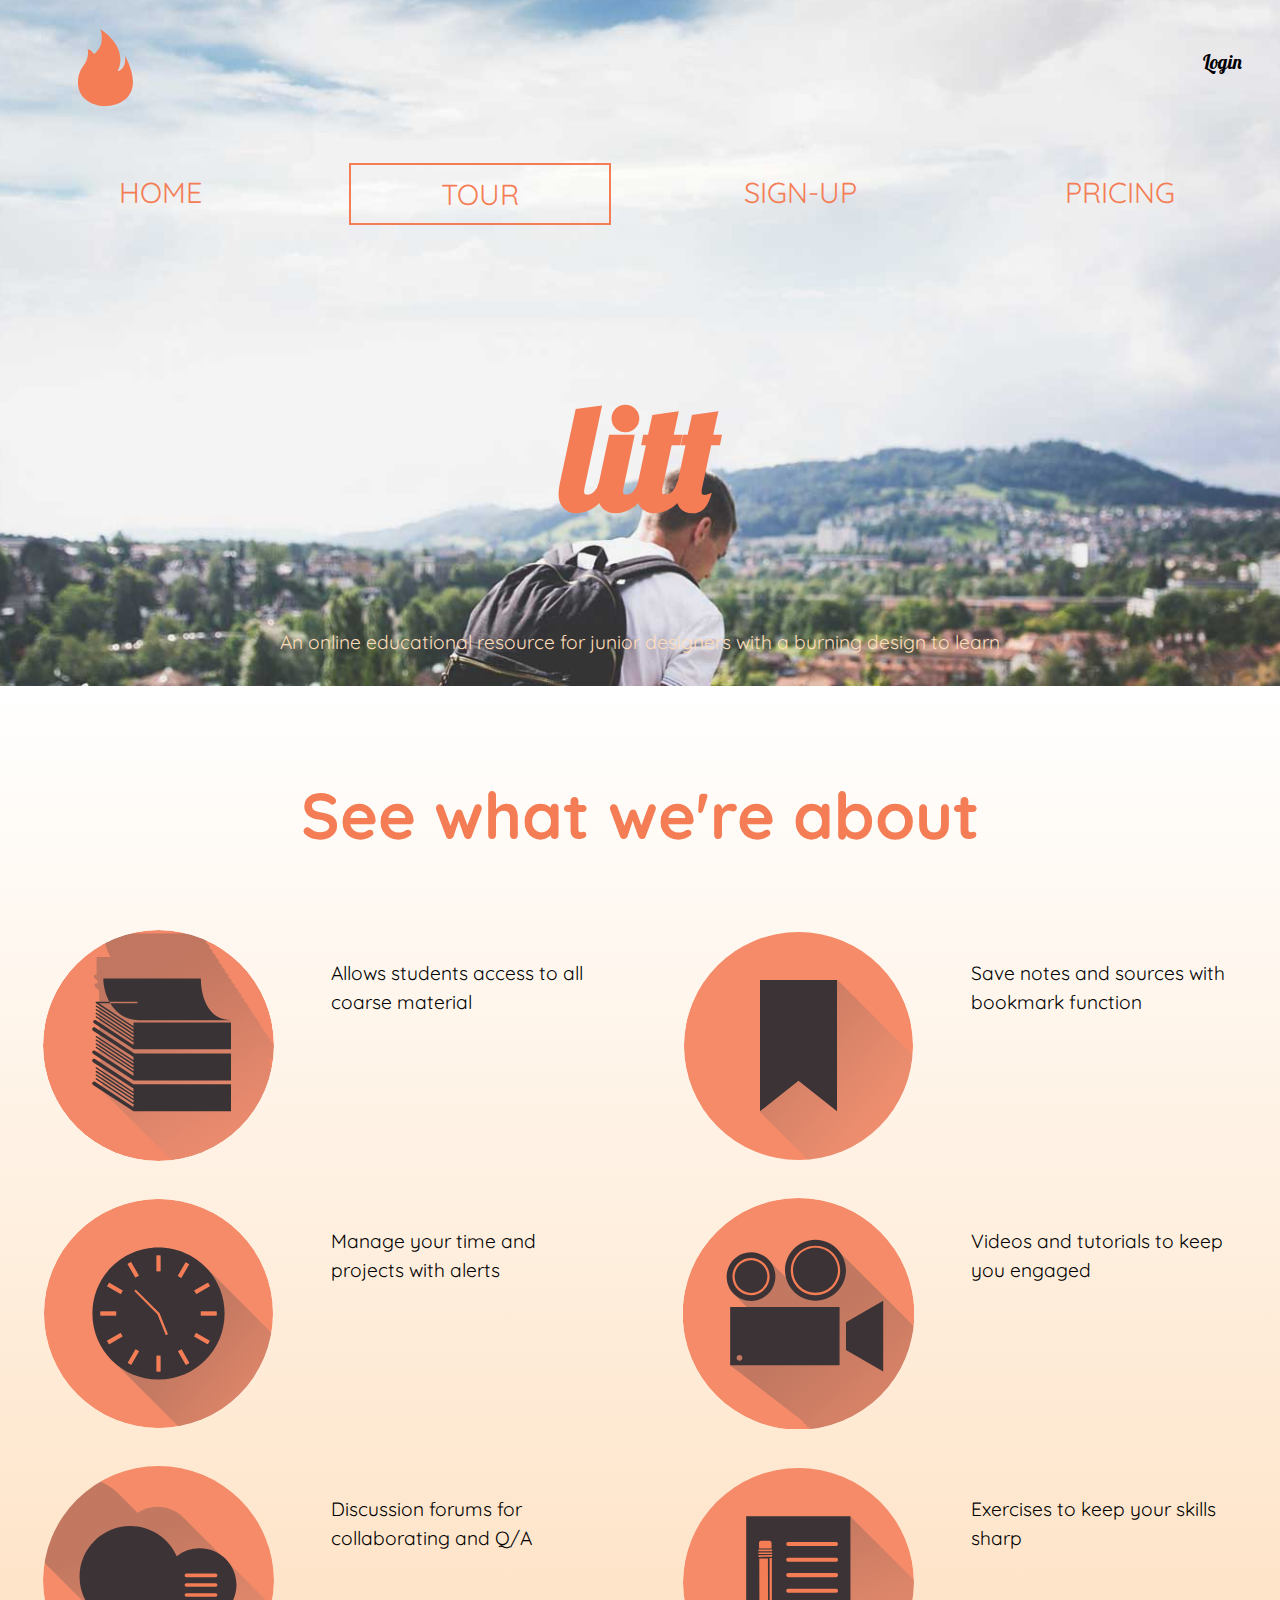
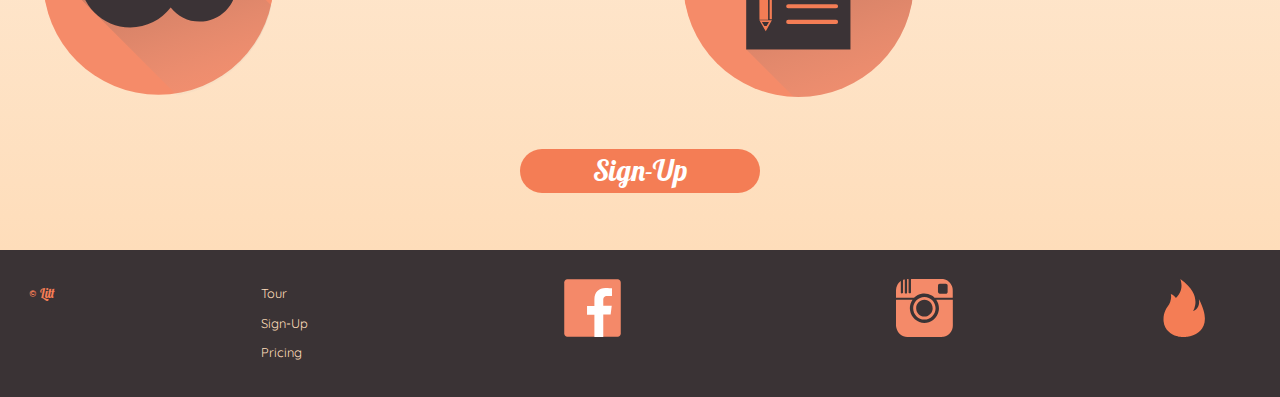
<file: tour.html>
<!DOCTYPE html>
<html lang="en-ca">
<head>
  <meta charset="utf-8">
  <title>Litt</title>
  <meta name="handheldfriendly" content="true">
  <meta name="mobileoptimized" content="240">
  <meta name="viewport" content="width=device-width,initial-scale=1">
  <link href="css/modules.css" rel="stylesheet">
  <link href="css/grids.css" rel="stylesheet">
  <link href="css/typography.css" rel="stylesheet">
  <link href="css/main.css" rel="stylesheet">
  <link href="https://fonts.googleapis.com/css?family=Lobster|Quicksand" rel="stylesheet" type="text/css">
</head>

<body>
<div class="back-img">
  <div class="grid">
    <div class="unit unit-xs-1 unit-m-1-6">
      <img class="logo push pad-top pad-bottom" src="img/logo.svg" alt="Litt">
    </div>
    <div class="login unit unit-xs-1 unit-m-5-6 push">
      <a class="lobster valign-middle login-btn" href="">Login</a>
    </div>
  </div>

  <ul class="skip-links">
    <li><a href="#main">Jump to Main Content</a></li>
    <li><a href="#content-info">Jump to Content Info</a></li>
  </ul>

  <nav role="navigation" class="nav pad-top pad-bottom">
    <ul class="grid navbar list-group">
      <li class="gutter unit unit-xs-1 unit-s-1 unit-m-1-4 unit-l-1-4"><a class="navhover quicksand text-upper mega island-1-2" href="index.html">Home</a></li>
      <li class="gutter unit unit-xs-1 unit-s-1 unit-m-1-4 unit-l-1-4"><a class="navhover current quicksand text-upper mega island-1-2" href="tour.html">Tour</a></li>
      <li class="gutter unit unit-xs-1 unit-s-1 unit-m-1-4 unit-l-1-4"><a class="navhover quicksand text-upper mega island-1-2" href="signup.html">Sign-Up</a></li>
      <li class="gutter unit unit-xs-1 unit-s-1 unit-m-1-4 unit-l-1-4"><a class="navhover mega quicksand text-upper island-1-2" href="pricing.html">Pricing</a></li>
    </ul>
  </nav>

  <div  role="banner" class="grid">
    <div class="unit unit-xs-1 island-double">
      <h1 class="lobster orange text-center pad-top-double">litt</h1>
    </div>
    <div class="gutter unit unit-xs-1">
      <p class="quicksand lighttone kilo text-center gutter-1-4">An online educational resource for junior designers with a burning design to learn<p>
    </div>
  </div>
</div>
<div class="grid gradient pad-top pad-bottom">
  <div class="pad-top-double push unit unit-xs-1" id="main">
    <h2 class="tera text-center unit-xs-1">See what we're about</h2>
  </div>

  <div class="island-1-2 unit unit-xs-1 unit-s-1 unit-m-1-2 unit-l-1-2">
    <div class="media">
      <div class="img-size media__img gutter">
        <img src="img/icon-01.svg" alt="">
      </div>
      <div class="media__body">
        <p class="gutter pad-top valign-middle">Allows students access to all coarse material</p>
      </div>
    </div>
  </div>

  <div class="island-1-2 unit unit-xs-1 unit-s-1 unit-m-1-2 unit-l-1-2">
    <div class="media">
      <div class="img-size media__img gutter">
        <img src="img/icon-02.svg" alt="">
      </div>
      <div class="media__body">
        <p class="gutter pad-top">Save notes and sources with bookmark function</p>
      </div>
    </div>
  </div>

  <div class="island-1-2 unit unit-xs-1 unit-s-1 unit-m-1-2 unit-l-1-2">
    <div class="media">
      <div class="img-size media__img gutter">
        <img src="img/icon-03.svg" alt="">
      </div>
      <div class="media__body">
        <p class="gutter pad-top">Manage your time and projects with alerts</p>
      </div>
    </div>
  </div>

  <div class="island-1-2 unit unit-xs-1 unit-s-1 unit-m-1-2 unit-l-1-2">
    <div class="media">
      <div class="img-size media__img gutter">
        <img src="img/icon-04.svg" alt="">
      </div>
      <div class="media__body">
        <p class="gutter pad-top">Videos and tutorials  to keep you engaged</p>
      </div>
    </div>
  </div>

  <div class="island-1-2 unit unit-xs-1 unit-s-1 unit-m-1-2 unit-l-1-2">
    <div class="media">
      <div class="img-size media__img gutter">
        <img src="img/icon-05.svg" alt="">
      </div>
      <div class="media__body">
        <p class="gutter pad-top">Discussion forums for collaborating and Q/A</p>
      </div>
    </div>
  </div>

  <div class="island-1-2 unit unit-xs-1 unit-s-1 unit-m-1-2 unit-l-1-2">
    <div class="media">
      <div class="img-size media__img gutter">
        <img src="img/icon-06.svg" alt="">
      </div>
      <div class="media__body">
        <p class="gutter pad-top">Exercises to keep your skills sharp</p>
      </div>
    </div>
  </div>

  <div class="text-center push pad-top unit unit-xs-1 unit-s-1 unit-m-1 unit-l-1">
    <a href="pricing.html" class="btn"><p class="mega lobster push-none">Sign-Up</p></a>
  </div>

</div>

<footer role="contentinfo" class="black-back grid">
  <div class="milli orange lobster pad-top unit unit-xs-1-3 unit-m-1-6 gutter">
    <aside>© Litt</aside>
  </div>

  <ul class="milli unit pad-top unit-xs-1-3 unit-m-1-6">
    <li class="unit unit-xs-1"><a class="quicksand island-1-4" href="tour.html">Tour</a></li>
    <li class="unit unit-xs-1"><a class="quicksand island-1-4" href="signup.html">Sign-Up</a></li>
    <li class="unit unit-xs-1"><a class="quicksand island-1-4" href="pricing.html">Pricing</a></li>
  </ul>
  <div class="unit unit-xs-1 unit-m-2-3 pad-top push">
    <div class="grid">
      <div class="social unit gutter unit-xs-1-3">
        <a href=""><img src="img/facebook.svg" alt="Facebook"></a>
      </div>
      <div class="social unit gutter-1-2 unit-xs-1-3">
        <a href=""><img src="img/instagram.svg" alt="Instagram"></a>
      </div>
      <div class="social unit unit-m-1-6 unit-xs-1-3">
        <a href=""><img src="img/logo.svg" alt="LITT"></a>
      </div>
    </div>
  </div>
</footer>

</body>
</file>
<file: css/modules.css>
/*!
 * Modulifier || Code released under the UNLICENSE
 * Code under other copyrights & licenses listed below.
 * http://modulifier.web-dev.tools/#responsive;images;list-group;embed;media-object;icons;hidden;positioning;buttons;forms;accessibility;print
 */

@-moz-viewport { width: device-width; scale: 1; }
@-ms-viewport { width: device-width; scale: 1; }
@-o-viewport { width: device-width; scale: 1; }
@-webkit-viewport { width: device-width; scale: 1; }
@viewport { width: device-width; scale: 1; }

html {
  box-sizing: border-box;
  -moz-text-size-adjust: 100%;
  -ms-text-size-adjust: 100%;
  -webkit-text-size-adjust: 100%;
  text-size-adjust: 100%;
}

*, *::before, *::after {
  box-sizing: inherit;
}

body {
  margin: 0;
}

article, aside, details, figcaption, figure,
footer, header, main, menu, nav, section, summary {
  display: block;
}

audio, canvas, progress, video {
  display: inline-block;
  vertical-align: baseline;
}

template {
  display: none;
}

img {
  border: 0;
}

.img-flex {
  display: block;
  width: 100%;
}

svg:not(:root) {
  overflow: hidden;
}

svg {
  fill: currentColor;
  stroke: currentColor;
}

.image-replacement, .ir {
  overflow: hidden;
  direction: ltr;
  text-align: left;
  text-indent: 100%;
  white-space: nowrap;
}

.list-group {
  padding-left: 0;
  list-style-type: none;
}

.list-group > dd {
  margin-left: 0;
}

.list-group--inline::before,
.list-group--inline::after {
  content: "";
  display: table;
}

.list-group--inline::after {
  clear: both;
}

.list-group--inline > li {
  display: inline-block;
}

.list-group--inline > dt {
  clear: left;
  float: left;
  width: 11em;
}

.list-group--inline > dd {
  float: left;
  min-width: 12em;
}

.embed {
  margin-left: 0;
  margin-right: 0;
  overflow: hidden;
  position: relative;
  width: 100%;
}

.embed--1by1 {
  padding-top: 100%; /* Square */
}

.embed--4by3 {
  padding-top: 75%; /* Traditional TV/computer screens */
}

.embed--iso216 {
  padding-top: 70.92%; /* A-standard paper sizes */
}

.embed--3by2 {
  padding-top: 66.6%; /* Classic 35 mm film & most digital photos, landscape */
}

.embed--2by3 {
  padding-top: 150%; /* Classic 35 mm film & most digital photos, portrait */
}

.embed--golden {
  padding-top: 61.8%; /* The Golden Ratio */
}

.embed--16by9 {
  padding-top: 56.25%; /* HD TV */
}

.embed--185by100 {
  padding-top: 54.05%; /* Common widescreen cinema */
}

.embed--24by10 {
  padding-top: 41.667%; /* Widescreen cinema: 2.4:1 */;
}

.embed--3by1 {
  padding-top: 33.3333%; /* Panorama photos */
}

.embed--4by1 {
  padding-top: 25%; /* Polyvision */
}

.embed__item {
  height: 100%;
  left: 0;
  position: absolute;
  top: 0;
  width: 100%;
}

.media {
  overflow: hidden;
}

.media__img {
  float: left;
}

.media__img--reversed {
  float: right;
}

.media__img--stacked {
  float: none;
}

.media__body {
  overflow: hidden;
  min-width: 12em; /* Slightly less than 200px, responsiveness built in */
}

.icon {
  display: inline-block;
  position: relative;
  background: transparent none no-repeat center center;
  background-size: contain;
  vertical-align: middle;
}

.i--16 {
  height: 16px;
  width: 16px;
}

.i--18 {
  height: 18px;
  width: 18px;
}

.i--24 {
  height: 24px;
  width: 24px;
}

.i--32 {
  height: 32px;
  width: 32px;
}

.i--48 {
  height: 48px;
  width: 48px;
}

.i--64 {
  height: 64px;
  width: 64px;
}

.icon svg {
  left: 0;
  height: 100%;
  position: absolute;
  top: 0;
  width: 100%;
}

.icon-label {
  vertical-align: middle;
}

.icon-link, .icon-link:hover {
  text-decoration: none;
}

[hidden], .hidden {
  display: none;
  visibility: hidden;
}

.visually-hidden {
  height: 1px;
  margin: -1px;
  overflow: hidden;
  padding: 0;
  position: absolute;
  width: 1px;
  border: 0;
  clip: rect(0 0 0 0);
}

.visually-hidden.focusable:active, .visually-hidden.focusable:focus {
  height: auto;
  margin: 0;
  overflow: visible;
  position: static;
  width: auto;
  clip: auto;
}

.invisible {
  visibility: hidden;
}

.truncate {
  max-width: 100%;
  overflow: hidden;
  width: 100%;
  text-overflow: ellipsis;
  white-space: nowrap;
}

.scrollable {
  max-width: 100%;
  overflow-x: auto;
  overflow-y: hidden;
  -webkit-overflow-scrolling: touch;
}

.clearfix::before, .clearfix::after {
  content: "";
  display: table;
}

.clearfix::after {
  clear: both;
}

.left {
  float: left;
}

.right {
  float: right;
}

.inline {
  display: inline;
}

.block {
  display: block;
}

.inline-block, .ib {
  display: inline-block;
}

.valign-top {
  vertical-align: top;
}

.valign-bottom {
  vertical-align: bottom;
}

.valign-middle {
  vertical-align: middle;
}

.fixed {
  position: fixed;
}

.relative {
  position: relative;
}

.absolute {
  position: absolute;
}

.static {
  position: static;
}

.zindex-1 {
  z-index: 1;
}

.zindex-2 {
  z-index: 2;
}

.zindex-3 {
  z-index: 3;
}

.pin-top-left, .pin-tl {
  top: 0;
  left: 0;
}

.pin-top-right, .pin-tr {
  top: 0;
  right: 0;
}

.pin-bottom-left, .pin-bl {
  bottom: 0;
  left: 0;
}

.pin-bottom-right, .pin-br {
  bottom: 0;
  right: 0;
}

.width-quarter, .w-1-4 {
  width: 25%;
}

.width-half, .w-1-2 {
  width: 50%;
}

.width-full, .w-1 {
  width: 100%;
}

.link-box {
  display: block;
  text-decoration: none;
}

.btn {
  display: inline-block;
  padding: 0.375em 0.75em 0.42em;
  background-color: #333;
  border-radius: 8px;
  border: 0;
  color: #fff;
  text-decoration: none;
}

.btn:hover {
  background-color: #000;
  color: #fff;
}

.btn--light {
  background-color: #e2e2e2;
  color: #000;
}

.btn--light:hover {
  background-color: #666;
  color: #fff;
}

.btn--ghost {
  background-color: transparent;
  border: 3px solid #333;
  color: #000;
}

.btn--ghost:hover {
  border-color: #000;
}

label, .label-block {
  display: block;
  cursor: pointer;
}

input[type="checkbox"] + label,
input[type="radio"] + label,
.label-inline {
  display: inline-block;
}

/*!
 * (c) Nicolas Gallagher and Jonathan Neal of Normalize.css || MIT License
 *     https://necolas.github.io/normalize.css/
 */

button, input, optgroup, select, textarea {
  color: inherit;
  font: inherit;
  margin: 0;
}

button {
  overflow: visible;
}

button,
select {
  text-transform: none;
}

button,
html input[type="button"],
input[type="reset"],
input[type="submit"] {
  -webkit-appearance: button;
  cursor: pointer;
}

button[disabled],
html input[disabled] {
  cursor: default;
}

button::-moz-focus-inner,
input::-moz-focus-inner {
  border: 0;
  padding: 0;
}

input[type="checkbox"],
input[type="radio"] {
  padding: 0;
}

input[type="number"]::-webkit-inner-spin-button,
input[type="number"]::-webkit-outer-spin-button {
  height: auto;
}

input[type="search"] {
  -webkit-appearance: textfield;
}

input[type="search"]::-webkit-search-cancel-button,
input[type="search"]::-webkit-search-decoration {
  -webkit-appearance: none;
}

fieldset {
  border: 1px solid;
}

legend {
  border: 0;
  padding: 0;
}

textarea {
  overflow: auto;
}

optgroup {
  font-weight: bold;
}

/*! End Normalize.css code */

a:hover, a:active {
  outline: none;
}

a:focus, [tabindex="0"]:focus,
input:focus, textarea:focus, button:focus {
  outline: 3px solid #000;
  outline-offset: 3px;
}

.skip-links {
  margin: 0;
  padding: 0;
  list-style-type: none;
}

.skip-links a {
  padding: 0.5em 0.75em;
  position: absolute;
  top: -3em;
  z-index: 10000; /* To make sure they're always on top */
  background-color: #000;
  color: #fff;
  font-size: 1.125rem;
  font-weight: bold;
  text-decoration: none;
}

.skip-links a:focus {
  top: 0;
}

.print-only {
  display: none;
  visibility: hidden;
}

@media print {

  .no-print {
    display: none;
    visibility: hidden;
  }

  .print-only {
    display: block;
    visibility: visible;
  }

  /*!
   * (c) HTML5 Boilerplate || MIT License
   *     https://html5boilerplate.com/
   */

  *, *:before, *:after, *:first-letter, *:first-line {
    background: none transparent !important;
    color: #000 !important;
    box-shadow: none !important;
    text-shadow: none !important;
  }

  a, a:visited {
    text-decoration: underline;
  }

  a[href]:after {
    content: " (" attr(href) ")";
  }

  abbr[title]:after {
    content: " (" attr(title) ")";
  }

  a[href^="#"]:after,
  a[href^="javascript:"]:after {
    content: "";
  }

  pre, blockquote {
    page-break-inside: avoid;
  }

  thead {
    display: table-header-group;
  }

  tr, img {
    page-break-inside: avoid;
  }

  p, h1, h2, h3, h4, h5, h6 {
    orphans: 3;
    widows: 3;
  }

  h1, h2, h3, h4, h5, h6 {
    page-break-after: avoid;
  }

  /*! End HTML5 Boilerplate code */
}
</file>
<file: css/grids.css>
/*
  Gridifier || Code released under the UNLICENSE
  http://thomasjbradley.github.io/gridifier/#xs,3,0,0,0;s,3,25,0,0;m,6,38,1,1;l,9,60,1,1
*/

.grid {
  margin: 0;
  padding: 0;
  letter-spacing: -0.31em;
  text-rendering: optimizespeed;
  display: -webkit-flex;
  -webkit-flex-flow: row wrap;
  display: -ms-flexbox;
  -ms-flex-flow: row wrap;
  display: flex;
  flex-flow: row wrap;
}

.grid-bottom {
  -webkit-align-items: flex-end;
  -ms-align-items: flex-end;
  align-items: flex-end;
}

.grid-middle {
  -webkit-align-items: center;
  -ms-align-items: center;
  align-items: center;
}

.grid-stretch {
  -webkit-align-items: stretch;
  -ms-align-items: stretch;
  align-items: stretch;
}

.opera-only :-o-prefocus, .grid {
  word-spacing: -0.43em;
}

.unit {
  letter-spacing: normal;
  text-rendering: auto;
  vertical-align: top;
  word-spacing: normal;
  display: inline-block;
  visibility: visible;
}

.grid-bottom .unit {
  vertical-align: bottom;
}

.grid-middle .unit {
  vertical-align: middle;
}

[class*="unit-push-"],
[class*="unit-pull-"] {
  position: relative;
}

.unit-xs-hidden {
  display: none;
  visibility: hidden;
}

.unit-xs-centered {
  margin: 0 auto;
}

.unit-xs-1, .xs-1 {
  display: block;
  visibility: visible;
  width: 100%;
}

.unit-xs-1-2, .xs-1-2 {
  width: 50.0000%;
}

.unit-xs-1-3, .xs-1-3 {
  width: 33.3333%;
}

.unit-xs-2-3, .xs-2-3 {
  width: 66.6667%;
}

.unit-xs-1-2,.xs-1-2,.unit-xs-1-3,.xs-1-3,.unit-xs-2-3,.xs-2-3 {
  display: inline-block;
  visibility: visible;
}

@media only screen and (min-width: 25em) {

.unit-s-hidden {
  display: none;
  visibility: hidden;
}

.unit-s-centered {
  margin: 0 auto;
}

.unit-s-1, .s-1 {
  display: block;
  visibility: visible;
  width: 100%;
}

.unit-s-1-2, .s-1-2 {
  width: 50.0000%;
}

.unit-s-1-3, .s-1-3 {
  width: 33.3333%;
}

.unit-s-2-3, .s-2-3 {
  width: 66.6667%;
}

.unit-s-1-2,.s-1-2,.unit-s-1-3,.s-1-3,.unit-s-2-3,.s-2-3 {
  display: inline-block;
  visibility: visible;
}

}

@media only screen and (min-width: 38em) {

.unit-m-hidden {
  display: none;
  visibility: hidden;
}

.unit-m-centered {
  margin: 0 auto;
}

.unit-m-1, .m-1 {
  display: block;
  visibility: visible;
  width: 100%;
}

.unit-offset-m-0 {
  margin-left: 0;
}

.unit-push-m-0,
.unit-pull-m-0 {
  left: 0;
}

.unit-m-1-2, .m-1-2 {
  width: 50.0000%;
}

.unit-offset-m-1-2 {
  margin-left: 50.0000%;
}

.unit-push-m-1-2 {
  left: 50.0000%;
}

.unit-pull-m-1-2 {
  left: -50.0000%;
}

.unit-m-1-3, .m-1-3 {
  width: 33.3333%;
}

.unit-offset-m-1-3 {
  margin-left: 33.3333%;
}

.unit-push-m-1-3 {
  left: 33.3333%;
}

.unit-pull-m-1-3 {
  left: -33.3333%;
}

.unit-m-2-3, .m-2-3 {
  width: 66.6667%;
}

.unit-offset-m-2-3 {
  margin-left: 66.6667%;
}

.unit-push-m-2-3 {
  left: 66.6667%;
}

.unit-pull-m-2-3 {
  left: -66.6667%;
}

.unit-m-1-4, .m-1-4 {
  width: 25.0000%;
}

.unit-offset-m-1-4 {
  margin-left: 25.0000%;
}

.unit-push-m-1-4 {
  left: 25.0000%;
}

.unit-pull-m-1-4 {
  left: -25.0000%;
}

.unit-m-3-4, .m-3-4 {
  width: 75.0000%;
}

.unit-offset-m-3-4 {
  margin-left: 75.0000%;
}

.unit-push-m-3-4 {
  left: 75.0000%;
}

.unit-pull-m-3-4 {
  left: -75.0000%;
}

.unit-m-1-5, .m-1-5 {
  width: 20.0000%;
}

.unit-offset-m-1-5 {
  margin-left: 20.0000%;
}

.unit-push-m-1-5 {
  left: 20.0000%;
}

.unit-pull-m-1-5 {
  left: -20.0000%;
}

.unit-m-2-5, .m-2-5 {
  width: 40.0000%;
}

.unit-offset-m-2-5 {
  margin-left: 40.0000%;
}

.unit-push-m-2-5 {
  left: 40.0000%;
}

.unit-pull-m-2-5 {
  left: -40.0000%;
}

.unit-m-3-5, .m-3-5 {
  width: 60.0000%;
}

.unit-offset-m-3-5 {
  margin-left: 60.0000%;
}

.unit-push-m-3-5 {
  left: 60.0000%;
}

.unit-pull-m-3-5 {
  left: -60.0000%;
}

.unit-m-4-5, .m-4-5 {
  width: 80.0000%;
}

.unit-offset-m-4-5 {
  margin-left: 80.0000%;
}

.unit-push-m-4-5 {
  left: 80.0000%;
}

.unit-pull-m-4-5 {
  left: -80.0000%;
}

.unit-m-1-6, .m-1-6 {
  width: 16.6667%;
}

.unit-offset-m-1-6 {
  margin-left: 16.6667%;
}

.unit-push-m-1-6 {
  left: 16.6667%;
}

.unit-pull-m-1-6 {
  left: -16.6667%;
}

.unit-m-5-6, .m-5-6 {
  width: 83.3333%;
}

.unit-offset-m-5-6 {
  margin-left: 83.3333%;
}

.unit-push-m-5-6 {
  left: 83.3333%;
}

.unit-pull-m-5-6 {
  left: -83.3333%;
}

.unit-m-1-2,.m-1-2,.unit-m-1-3,.m-1-3,.unit-m-2-3,.m-2-3,.unit-m-1-4,.m-1-4,.unit-m-3-4,.m-3-4,.unit-m-1-5,.m-1-5,.unit-m-2-5,.m-2-5,.unit-m-3-5,.m-3-5,.unit-m-4-5,.m-4-5,.unit-m-1-6,.m-1-6,.unit-m-5-6,.m-5-6 {
  display: inline-block;
  visibility: visible;
}

}

@media only screen and (min-width: 60em) {

.unit-l-hidden {
  display: none;
  visibility: hidden;
}

.unit-l-centered {
  margin: 0 auto;
}

.unit-l-1, .l-1 {
  display: block;
  visibility: visible;
  width: 100%;
}

.unit-offset-l-0 {
  margin-left: 0;
}

.unit-push-l-0,
.unit-pull-l-0 {
  left: 0;
}

.unit-l-1-2, .l-1-2 {
  width: 50.0000%;
}

.unit-offset-l-1-2 {
  margin-left: 50.0000%;
}

.unit-push-l-1-2 {
  left: 50.0000%;
}

.unit-pull-l-1-2 {
  left: -50.0000%;
}

.unit-l-1-3, .l-1-3 {
  width: 33.3333%;
}

.unit-offset-l-1-3 {
  margin-left: 33.3333%;
}

.unit-push-l-1-3 {
  left: 33.3333%;
}

.unit-pull-l-1-3 {
  left: -33.3333%;
}

.unit-l-2-3, .l-2-3 {
  width: 66.6667%;
}

.unit-offset-l-2-3 {
  margin-left: 66.6667%;
}

.unit-push-l-2-3 {
  left: 66.6667%;
}

.unit-pull-l-2-3 {
  left: -66.6667%;
}

.unit-l-1-4, .l-1-4 {
  width: 25.0000%;
}

.unit-offset-l-1-4 {
  margin-left: 25.0000%;
}

.unit-push-l-1-4 {
  left: 25.0000%;
}

.unit-pull-l-1-4 {
  left: -25.0000%;
}

.unit-l-3-4, .l-3-4 {
  width: 75.0000%;
}

.unit-offset-l-3-4 {
  margin-left: 75.0000%;
}

.unit-push-l-3-4 {
  left: 75.0000%;
}

.unit-pull-l-3-4 {
  left: -75.0000%;
}

.unit-l-1-5, .l-1-5 {
  width: 20.0000%;
}

.unit-offset-l-1-5 {
  margin-left: 20.0000%;
}

.unit-push-l-1-5 {
  left: 20.0000%;
}

.unit-pull-l-1-5 {
  left: -20.0000%;
}

.unit-l-2-5, .l-2-5 {
  width: 40.0000%;
}

.unit-offset-l-2-5 {
  margin-left: 40.0000%;
}

.unit-push-l-2-5 {
  left: 40.0000%;
}

.unit-pull-l-2-5 {
  left: -40.0000%;
}

.unit-l-3-5, .l-3-5 {
  width: 60.0000%;
}

.unit-offset-l-3-5 {
  margin-left: 60.0000%;
}

.unit-push-l-3-5 {
  left: 60.0000%;
}

.unit-pull-l-3-5 {
  left: -60.0000%;
}

.unit-l-4-5, .l-4-5 {
  width: 80.0000%;
}

.unit-offset-l-4-5 {
  margin-left: 80.0000%;
}

.unit-push-l-4-5 {
  left: 80.0000%;
}

.unit-pull-l-4-5 {
  left: -80.0000%;
}

.unit-l-1-6, .l-1-6 {
  width: 16.6667%;
}

.unit-offset-l-1-6 {
  margin-left: 16.6667%;
}

.unit-push-l-1-6 {
  left: 16.6667%;
}

.unit-pull-l-1-6 {
  left: -16.6667%;
}

.unit-l-5-6, .l-5-6 {
  width: 83.3333%;
}

.unit-offset-l-5-6 {
  margin-left: 83.3333%;
}

.unit-push-l-5-6 {
  left: 83.3333%;
}

.unit-pull-l-5-6 {
  left: -83.3333%;
}

.unit-l-1-7, .l-1-7 {
  width: 14.2857%;
}

.unit-offset-l-1-7 {
  margin-left: 14.2857%;
}

.unit-push-l-1-7 {
  left: 14.2857%;
}

.unit-pull-l-1-7 {
  left: -14.2857%;
}

.unit-l-2-7, .l-2-7 {
  width: 28.5714%;
}

.unit-offset-l-2-7 {
  margin-left: 28.5714%;
}

.unit-push-l-2-7 {
  left: 28.5714%;
}

.unit-pull-l-2-7 {
  left: -28.5714%;
}

.unit-l-3-7, .l-3-7 {
  width: 42.8571%;
}

.unit-offset-l-3-7 {
  margin-left: 42.8571%;
}

.unit-push-l-3-7 {
  left: 42.8571%;
}

.unit-pull-l-3-7 {
  left: -42.8571%;
}

.unit-l-4-7, .l-4-7 {
  width: 57.1429%;
}

.unit-offset-l-4-7 {
  margin-left: 57.1429%;
}

.unit-push-l-4-7 {
  left: 57.1429%;
}

.unit-pull-l-4-7 {
  left: -57.1429%;
}

.unit-l-5-7, .l-5-7 {
  width: 71.4286%;
}

.unit-offset-l-5-7 {
  margin-left: 71.4286%;
}

.unit-push-l-5-7 {
  left: 71.4286%;
}

.unit-pull-l-5-7 {
  left: -71.4286%;
}

.unit-l-6-7, .l-6-7 {
  width: 85.7143%;
}

.unit-offset-l-6-7 {
  margin-left: 85.7143%;
}

.unit-push-l-6-7 {
  left: 85.7143%;
}

.unit-pull-l-6-7 {
  left: -85.7143%;
}

.unit-l-1-8, .l-1-8 {
  width: 12.5000%;
}

.unit-offset-l-1-8 {
  margin-left: 12.5000%;
}

.unit-push-l-1-8 {
  left: 12.5000%;
}

.unit-pull-l-1-8 {
  left: -12.5000%;
}

.unit-l-3-8, .l-3-8 {
  width: 37.5000%;
}

.unit-offset-l-3-8 {
  margin-left: 37.5000%;
}

.unit-push-l-3-8 {
  left: 37.5000%;
}

.unit-pull-l-3-8 {
  left: -37.5000%;
}

.unit-l-5-8, .l-5-8 {
  width: 62.5000%;
}

.unit-offset-l-5-8 {
  margin-left: 62.5000%;
}

.unit-push-l-5-8 {
  left: 62.5000%;
}

.unit-pull-l-5-8 {
  left: -62.5000%;
}

.unit-l-7-8, .l-7-8 {
  width: 87.5000%;
}

.unit-offset-l-7-8 {
  margin-left: 87.5000%;
}

.unit-push-l-7-8 {
  left: 87.5000%;
}

.unit-pull-l-7-8 {
  left: -87.5000%;
}

.unit-l-1-9, .l-1-9 {
  width: 11.1111%;
}

.unit-offset-l-1-9 {
  margin-left: 11.1111%;
}

.unit-push-l-1-9 {
  left: 11.1111%;
}

.unit-pull-l-1-9 {
  left: -11.1111%;
}

.unit-l-2-9, .l-2-9 {
  width: 22.2222%;
}

.unit-offset-l-2-9 {
  margin-left: 22.2222%;
}

.unit-push-l-2-9 {
  left: 22.2222%;
}

.unit-pull-l-2-9 {
  left: -22.2222%;
}

.unit-l-4-9, .l-4-9 {
  width: 44.4444%;
}

.unit-offset-l-4-9 {
  margin-left: 44.4444%;
}

.unit-push-l-4-9 {
  left: 44.4444%;
}

.unit-pull-l-4-9 {
  left: -44.4444%;
}

.unit-l-5-9, .l-5-9 {
  width: 55.5556%;
}

.unit-offset-l-5-9 {
  margin-left: 55.5556%;
}

.unit-push-l-5-9 {
  left: 55.5556%;
}

.unit-pull-l-5-9 {
  left: -55.5556%;
}

.unit-l-7-9, .l-7-9 {
  width: 77.7778%;
}

.unit-offset-l-7-9 {
  margin-left: 77.7778%;
}

.unit-push-l-7-9 {
  left: 77.7778%;
}

.unit-pull-l-7-9 {
  left: -77.7778%;
}

.unit-l-8-9, .l-8-9 {
  width: 88.8889%;
}

.unit-offset-l-8-9 {
  margin-left: 88.8889%;
}

.unit-push-l-8-9 {
  left: 88.8889%;
}

.unit-pull-l-8-9 {
  left: -88.8889%;
}

.unit-l-1-2,.l-1-2,.unit-l-1-3,.l-1-3,.unit-l-2-3,.l-2-3,.unit-l-1-4,.l-1-4,.unit-l-3-4,.l-3-4,.unit-l-1-5,.l-1-5,.unit-l-2-5,.l-2-5,.unit-l-3-5,.l-3-5,.unit-l-4-5,.l-4-5,.unit-l-1-6,.l-1-6,.unit-l-5-6,.l-5-6,.unit-l-1-7,.l-1-7,.unit-l-2-7,.l-2-7,.unit-l-3-7,.l-3-7,.unit-l-4-7,.l-4-7,.unit-l-5-7,.l-5-7,.unit-l-6-7,.l-6-7,.unit-l-1-8,.l-1-8,.unit-l-3-8,.l-3-8,.unit-l-5-8,.l-5-8,.unit-l-7-8,.l-7-8,.unit-l-1-9,.l-1-9,.unit-l-2-9,.l-2-9,.unit-l-4-9,.l-4-9,.unit-l-5-9,.l-5-9,.unit-l-7-9,.l-7-9,.unit-l-8-9,.l-8-9 {
  display: inline-block;
  visibility: visible;
}

}

.unit-content-distribute {
  display: -ms-flexbox;
  display: -webkit-flex;
  display: flex;
  -ms-flex-direction: column;
  -webkit-flex-direction: column;
  flex-direction: column;
  -ms-flex-pack: justify;
  -webkit-justify-content: space-between;
  justify-content: space-between;
}

.content-fill {
  -ms-flex-grow: 2;
  -webkit-flex-grow: 2;
  flex-grow: 2;
  max-width: 100%; /* @bugfix: IE 10, 11 */
}

.content-shrink {
  -ms-align-self: center;
  -webkit-align-self: center;
  align-self: center;
}
</file>
<file: css/typography.css>
/*
  Typografier || Code released under the UNLICENSE
  http://typografier.web-dev.tools/#0,100,1.3,1.250;38,110,1.4,1.250;60,120,1.5,1.500;90,130,1.5,1.500
*/

html {
  font-size: 100%;
  line-height: 1.3;
}

a {
  background-color: transparent;
}

sub, sup {
  font-size: 75%;
  line-height: 1px;
  position: relative;
  vertical-align: baseline;
}

sup {
  top: -0.5em;
}

sub {
  bottom: -0.25em;
}

pre, code, kbd, samp {
  font-size: 100%;
}

abbr[title] {
  border-bottom: 1px dotted;
  text-decoration: none;
}

b, strong {
  font-weight: bold;
}

dfn, caption {
  font-style: italic;
}

hr {
  border: 0;
  border-top: 1px solid;
  height: 0;
}

table {
  border-collapse: collapse;
  border-spacing: 0;
  width: 100%;
}

th, td {
  border-bottom: 1px solid;
  text-align: left;
}

thead th {
  vertical-align: bottom;
}

.text-left {
  text-align: left;
}

.text-right {
  text-align: right;
}

.text-center {
  text-align: center;
}

.normal {
  font-weight: normal;
}

.bold {
  font-weight: bold;
}

.italic {
  font-style: italic;
}

.text-upper {
  text-transform: uppercase;
}

.text-lower {
  text-transform: lowercase;
}

h1, h2, h3, h4, h5, h6,
p, ul, ol, dl, dd, figure,
blockquote, details, hr,
fieldset, pre, table {
  margin: 0 0 1.3rem;
}

.yotta {
  font-size: 4.7684rem;
  line-height: 1.0905;
}

.zetta {
  font-size: 3.8147rem;
  line-height: 1.0224;
}

h1, .exa {
  font-size: 3.0518rem;
  line-height: 1.2780;
}

h2, .peta {
  font-size: 2.4414rem;
  line-height: 1.0650;
}

h3, .tera {
  font-size: 1.9531rem;
  line-height: 1.3312;
}

h4, .giga {
  font-size: 1.5625rem;
  line-height: 1.6640;
}

h5, .mega {
  font-size: 1.2500rem;
  line-height: 1.0400;
}

h6, .kilo, input, textarea {
  font-size: 1.0000rem;
  line-height: 1.3000;
}

small, .milli {
  font-size: 0.8000rem;
  line-height: 1.6250;
}

.micro {
  font-size: 0.6400rem;
  line-height: 2.0313;
}

.push {
  margin-bottom: 1.3rem;
}

.push-none, .push-0 {
  margin-bottom: 0;
}

.push-double, .push-2 {
  margin-bottom: 2.6000rem;
}

.push-half, .push-1-2 {
  margin-bottom: 0.6500rem;
}

.push-quarter, .push-1-4 {
  margin-bottom: 0.3250rem;
}

.push-right-quarter, .push-r-1-4 {
  margin-right: 0.3250rem;
}

.push-right-half, .push-r-1-2 {
  margin-right: 0.6500rem;
}

.push-right, .push-r {
  margin-right: 1.3rem;
}

.pad-top, .pad-t {
  padding-top: 1.3rem;
}

.pad-bottom, .pad-b {
  padding-bottom: 1.3rem;
}

.pad-top-double, .pad-t-2 {
  padding-top: 2.6000rem;
}

.pad-bottom-double, .pad-b-2 {
  padding-bottom: 2.6000rem;
}

.pad-top-half, .pad-t-1-2 {
  padding-top: 0.6500rem;
}

.pad-bottom-half, .pad-b-1-2 {
  padding-bottom: 0.6500rem;
}

.pad-top-quarter, .pad-t-1-4 {
  padding-top: 0.3250rem;
}

.pad-bottom-quarter, .pad-b-1-4 {
  padding-bottom: 0.3250rem;
}

.island {
  padding: 1.3rem;
}

.island-double, .island-2 {
  padding: 2.6000rem;
}

.island-half, .island-1-2 {
  padding: 0.6500rem;
}

.island-quarter, .island-1-4,
td, th, fieldset {
  padding: 0.3250rem;
}

.gutter {
  padding-left: 1.3rem;
  padding-right: 1.3rem;
}

.gutter-double, .gutter-2 {
  padding-left: 2.6000rem;
  padding-right: 2.6000rem;
}

.gutter-half, .gutter-1-2 {
  padding-left: 0.6500rem;
  padding-right: 0.6500rem;
}

.gutter-quarter, .gutter-1-4 {
  padding-left: 0.3250rem;
  padding-right: 0.3250rem;
}

@media only screen and (min-width: 38em) {

html {
  font-size: 110%;
  line-height: 1.4;
}

h1, h2, h3, h4, h5, h6,
p, ul, ol, dl, dd, figure,
blockquote, details, hr,
fieldset, pre, table {
  margin: 0 0 1.4rem;
}

.yotta {
  font-size: 4.7684rem;
  line-height: 1.1744;
}

.zetta {
  font-size: 3.8147rem;
  line-height: 1.1010;
}

h1, .exa {
  font-size: 3.0518rem;
  line-height: 1.3763;
}

h2, .peta {
  font-size: 2.4414rem;
  line-height: 1.1469;
}

h3, .tera {
  font-size: 1.9531rem;
  line-height: 1.4336;
}

h4, .giga {
  font-size: 1.5625rem;
  line-height: 1.7920;
}

h5, .mega {
  font-size: 1.2500rem;
  line-height: 1.1200;
}

h6, .kilo, input, textarea {
  font-size: 1.0000rem;
  line-height: 1.4000;
}

small, .milli {
  font-size: 0.8000rem;
  line-height: 1.7500;
}

.micro {
  font-size: 0.6400rem;
  line-height: 2.1875;
}

.push {
  margin-bottom: 1.4rem;
}

.push-none, .push-0 {
  margin-bottom: 0;
}

.push-double, .push-2 {
  margin-bottom: 2.8000rem;
}

.push-half, .push-1-2 {
  margin-bottom: 0.7000rem;
}

.push-quarter, .push-1-4 {
  margin-bottom: 0.3500rem;
}

.push-right-quarter, .push-r-1-4 {
  margin-right: 0.3500rem;
}

.m, .push-r-1-2 {
  margin-right: 0.7000rem;
}

.push-right, .push-r {
  margin-right: 1.4rem;
}

.pad-top, .pad-t {
  padding-top: 1.4rem;
}

.pad-bottom, .pad-b {
  padding-bottom: 1.4rem;
}

.pad-top-double, .pad-t-2 {
  padding-top: 2.8000rem;
}

.pad-bottom-double, .pad-b-2 {
  padding-bottom: 2.8000rem;
}

.pad-top-half, .pad-t-1-2 {
  padding-top: 0.7000rem;
}

.pad-bottom-half, .pad-b-1-2 {
  padding-bottom: 0.7000rem;
}

.pad-top-quarter, .pad-t-1-4 {
  padding-top: 0.3500rem;
}

.pad-bottom-quarter, .pad-b-1-4 {
  padding-bottom: 0.3500rem;
}

.island {
  padding: 1.4rem;
}

.island-double, .island-2 {
  padding: 2.8000rem;
}

.island-half, .island-1-2 {
  padding: 0.7000rem;
}

.island-quarter, .island-1-4,
td, th, fieldset {
  padding: 0.3500rem;
}

.gutter {
  padding-left: 1.4rem;
  padding-right: 1.4rem;
}

.gutter-double, .gutter-2 {
  padding-left: 2.8000rem;
  padding-right: 2.8000rem;
}

.gutter-half, .gutter-1-2 {
  padding-left: 0.7000rem;
  padding-right: 0.7000rem;
}

.gutter-quarter, .gutter-1-4 {
  padding-left: 0.3500rem;
  padding-right: 0.3500rem;
}

}

@media only screen and (min-width: 60em) {

html {
  font-size: 120%;
  line-height: 1.5;
}

h1, h2, h3, h4, h5, h6,
p, ul, ol, dl, dd, figure,
blockquote, details, hr,
fieldset, pre, table {
  margin: 0 0 1.5rem;
}

.yotta {
  font-size: 17.0859rem;
  line-height: 1.0535;
}

.zetta {
  font-size: 11.3906rem;
  line-height: 1.0535;
}

h1, .exa {
  font-size: 7.5938rem;
  line-height: 1.1852;
}

h2, .peta {
  font-size: 5.0625rem;
  line-height: 1.1852;
}

h3, .tera {
  font-size: 3.3750rem;
  line-height: 1.3333;
}

h4, .giga {
  font-size: 2.2500rem;
  line-height: 1.3333;
}

h5, .mega {
  font-size: 1.5000rem;
  line-height: 1.0000;
}

h6, .kilo, input, textarea {
  font-size: 1.0000rem;
  line-height: 1.5000;
}

small, .milli {
  font-size: 0.6667rem;
  line-height: 2.2500;
}

.micro {
  font-size: 0.4444rem;
  line-height: 3.3750;
}

.push {
  margin-bottom: 1.5rem;
}

.push-none, .push-0 {
  margin-bottom: 0;
}

.push-double, .push-2 {
  margin-bottom: 3.0000rem;
}

.push-half, .push-1-2 {
  margin-bottom: 0.7500rem;
}

.push-quarter, .push-1-4 {
  margin-bottom: 0.3750rem;
}

.push-right-quarter, .push-r-1-4 {
  margin-right: 0.3750rem;
}

.push-right-half, .push-r-1-2 {
  margin-right: 0.7500rem;
}

.push-right, .push-r {
  margin-right: 1.5rem;
}

.pad-top, .pad-t {
  padding-top: 1.5rem;
}

.pad-bottom, .pad-b {
  padding-bottom: 1.5rem;
}

.pad-top-double, .pad-t-2 {
  padding-top: 3.0000rem;
}

.pad-bottom-double, .pad-b-2 {
  padding-bottom: 3.0000rem;
}

.pad-top-half, .pad-t-1-2 {
  padding-top: 0.7500rem;
}

.pad-bottom-half, .pad-b-1-2 {
  padding-bottom: 0.7500rem;
}

.pad-top-quarter, .pad-t-1-4 {
  padding-top: 0.3750rem;
}

.pad-bottom-quarter, .pad-b-1-4 {
  padding-bottom: 0.3750rem;
}

.island {
  padding: 1.5rem;
}

.island-double, .island-2 {
  padding: 3.0000rem;
}

.island-half, .island-1-2 {
  padding: 0.7500rem;
}

.island-quarter, .island-1-4,
td, th, fieldset {
  padding: 0.3750rem;
}

.gutter {
  padding-left: 1.5rem;
  padding-right: 1.5rem;
}

.gutter-double, .gutter-2 {
  padding-left: 3.0000rem;
  padding-right: 3.0000rem;
}

.gutter-half, .gutter-1-2 {
  padding-left: 0.7500rem;
  padding-right: 0.7500rem;
}

.gutter-quarter, .gutter-1-4 {
  padding-left: 0.3750rem;
  padding-right: 0.3750rem;
}

}

@media only screen and (min-width: 90em) {

html {
  font-size: 130%;
  line-height: 1.5;
}

h1, h2, h3, h4, h5, h6,
p, ul, ol, dl, dd, figure,
blockquote, details, hr,
fieldset, pre, table {

  : 0 0 1.5rem;
}

.yotta {
  font-size: 17.0859rem;
  line-height: 1.0535;
}

.zetta {
  font-size: 11.3906rem;
  line-height: 1.0535;
}

h1, .exa {
  font-size: 7.5938rem;
  line-height: 1.1852;
}

h2, .peta {
  font-size: 5.0625rem;
  line-height: 1.1852;
}

h3, .tera {
  font-size: 3.3750rem;
  line-height: 1.3333;
}

h4, .giga {
  font-size: 2.2500rem;
  line-height: 1.3333;
}

h5, .mega {
  font-size: 1.5000rem;
  line-height: 1.0000;
}

h6, .kilo, input, textarea {
  font-size: 1.0000rem;
  line-height: 1.5000;
}

small, .milli {
  font-size: 0.6667rem;
  line-height: 2.2500;
}

.micro {
  font-size: 0.4444rem;
  line-height: 3.3750;
}

.push {
  margin-bottom: 1.5rem;
}

.push-none, .push-0 {
  margin-bottom: 0;
}

.push-double, .push-2 {
  margin-bottom: 3.0000rem;
}

.push-half, .push-1-2 {
  margin-bottom: 0.7500rem;
}

.push-quarter, .push-1-4 {
  margin-bottom: 0.3750rem;
}

.push-right-quarter, .push-r-1-4 {
  margin-right: 0.3750rem;
}

.push-right-half, .push-r-1-2 {
  margin-right: 0.7500rem;
}

.push-right, .push-r {
  margin-right: 1.5rem;
}

.pad-top, .pad-t {
  padding-top: 1.5rem;
}

.pad-bottom, .pad-b {
  padding-bottom: 1.5rem;
}

.pad-top-double, .pad-t-2 {
  padding-top: 3.0000rem;
}

.pad-bottom-double, .pad-b-2 {
  padding-bottom: 3.0000rem;
}

.pad-top-half, .pad-t-1-2 {
  padding-top: 0.7500rem;
}

.pad-bottom-half, .pad-b-1-2 {
  padding-bottom: 0.7500rem;
}

.pad-top-quarter, .pad-t-1-4 {
  padding-top: 0.3750rem;
}

.pad-bottom-quarter, .pad-b-1-4 {
  padding-bottom: 0.3750rem;
}

.island {
  padding: 1.5rem;
}

.island-double, .island-2 {
  padding: 3.0000rem;
}

.island-half, .island-1-2 {
  padding: 0.7500rem;
}

.island-quarter, .island-1-4,
td, th, fieldset {
  padding: 0.3750rem;
}

.gutter {
  padding-left: 1.5rem;
  padding-right: 1.5rem;
}

.gutter-double, .gutter-2 {
  padding-left: 3.0000rem;
  padding-right: 3.0000rem;
}

.gutter-half, .gutter-1-2 {
  padding-left: 0.7500rem;
  padding-right: 0.7500rem;
}

.gutter-quarter, .gutter-1-4 {
  padding-left: 0.3750rem;
  padding-right: 0.3750rem;
}

}
</file>
<file: css/main.css>
/*------Home Page------*/

a {
	text-decoration: none;
}

/*nav*/

.logo {
	margin:0 auto;
	display:block;
}

.login {
text-align:center;
}

.search {
	width:100%;
	padding-left:0.5em;
	max-width:10em;
}

.navbar {
	list-style-type:none;
	text-align:center;
}

nav a {
	width:100%;
	display:block;
}

nav a:hover {
	background-color:#FEDDBA;
	transition: all 0.3s ease 0s;

}

nav a:active {
	background-color:white;
}

nav a:focus {
	outline:none;
}

input[type=text], input[type=password], textarea {
  -webkit-transition: all 0.30s ease-in-out;
  -moz-transition: all 0.30s ease-in-out;
  -ms-transition: all 0.30s ease-in-out;
  -o-transition: all 0.30s ease-in-out;
  outline: none;
  padding: 3px 0px 3px 3px;
  margin: 5px 1px 3px 0px;
  border: 1px solid #DDDDDD;
}

input[type=text]:focus, input[type=password]:focus, textarea:focus {
  box-shadow: 0 0 5px rgba(244, 125, 85, 1);
  padding: 3px 0px 3px 3px;
  margin: 5px 1px 3px 0px;
  border: 1px solid rgba(244, 125, 85, 1);
}

/*Links & Navigation*/

nav .current {
	border:2px solid #F47D55;
}

a:visited {
	color:black;
}

.navhover {
	color:#F47D55;
}

/*Body Text*/

.pwidth {
	max-width:25em;
}

/*Header Image*/

.back-img {
	background-image:url("../img/xs-billboard.jpg");
	background-size: cover;
	background-repeat:no-repeat;
	background-position: center;
}

/*Buttons*/

.btn {
	background-color:#F47D55;
	border-radius:50px;
	max-width:12.500em;
	display:block;
	margin:0 auto;
	transition: all 0.3s ease 0s;
}

.btn:hover {
  background-color: #FAA95E;
}

.btn:active {
border:0;
box-shadow:#F47D55;
}

.submit-btn {
	margin-top:1em;
}

/*Tour*/
.img-size {
	width:50%;
}

.img-size img {
	width:100%;
}

/*Payment*/

input {
	width:100%;
}

.small-width {
	width:70%;
}

.card-width {
	max-width:23.5em;
}

.info-form {
	max-width:30em;
	margin: 0 auto;
}


/*Pricing*/

.resources {
	list-style-type:none;
}

.resources li {
	padding-right:16px;
}

.resources li:before {
	content:"•";
	color:#F47D55;
	padding-right:8px;
}

.prices {
	width:100%;
}

/*Footer*/

.social {
	margin: 0 auto;
}

.social img {
	width: 85%;
	max-width: 3em;
	margin: 0 auto;
	display: block;
}


/*Colours*/

.lighttone {
	color: #FEDDBA;
}

.black-back {
	background-color: #3A3335;
}

.orange {
	color: #F47D55;
}

.white {
	color:white;
}

.gradient {
	background-color:white;
	background: -webkit-linear-gradient(white, #FEDDBA);
}

h1 {
	color:#F47D55;
}


/*Typography*/

.quicksand {
	font-family: 'Quicksand', sans-serif;
}

.lobster {
	font-family: 'Lobster', cursive;
}

p {
	font-family: 'Quicksand', sans-serif;
}

h2 {
	font-family: 'Quicksand', sans-serif;
	color:#F47D55;
	font-style: bold;
}

h3 {
	color: #3A3335;
}

/*Graphic*/

.graphic {
	width: calc(100% - 2em);
	max-width: 15em;
	margin:0 auto;
	display: block;
}

footer a:hover {
	color:white;
}

footer a {
	color:#FEDDBA;
}


@media only screen and (min-width: 15em) {

	.img-size {
		width: 60%;
		position:relative;
		left:20%;
		max-width: 15em;
	}

}

@media only screen and (min-width: 20em) {

.back-img {
	background-image:url("../img/xs-billboard.jpg");
	background-size: 100% auto;
	background-repeat:no-repeat;
	background-position: center;
}

}

@media only screen and (min-width: 28.313em) {

	.img-size {
		position:static;
	}
}

@media only screen and (min-width: 38em) {
	.logo {
		width: 10vw;
		max-width: 4em;
	}

	.login-btn {
		text-align: right;
		margin: 2.5em 2em 0 0;
		display:block;
	}

	.bucket  {
		width: calc(100% - 0.5em);
		margin:0 auto;
		display: block;
	}

.img-size {
	width:50%;
}

.img-size img {
	width:100%;
}

	/*Header Image*/

	.back-img {
		background-image:url("../img/large-billboard2.jpg");
		background-size: 120% auto;
		background-repeat:no-repeat;
		background-position: center;
	}
}

@media only screen and (min-width: 60em) {

}
</file>
